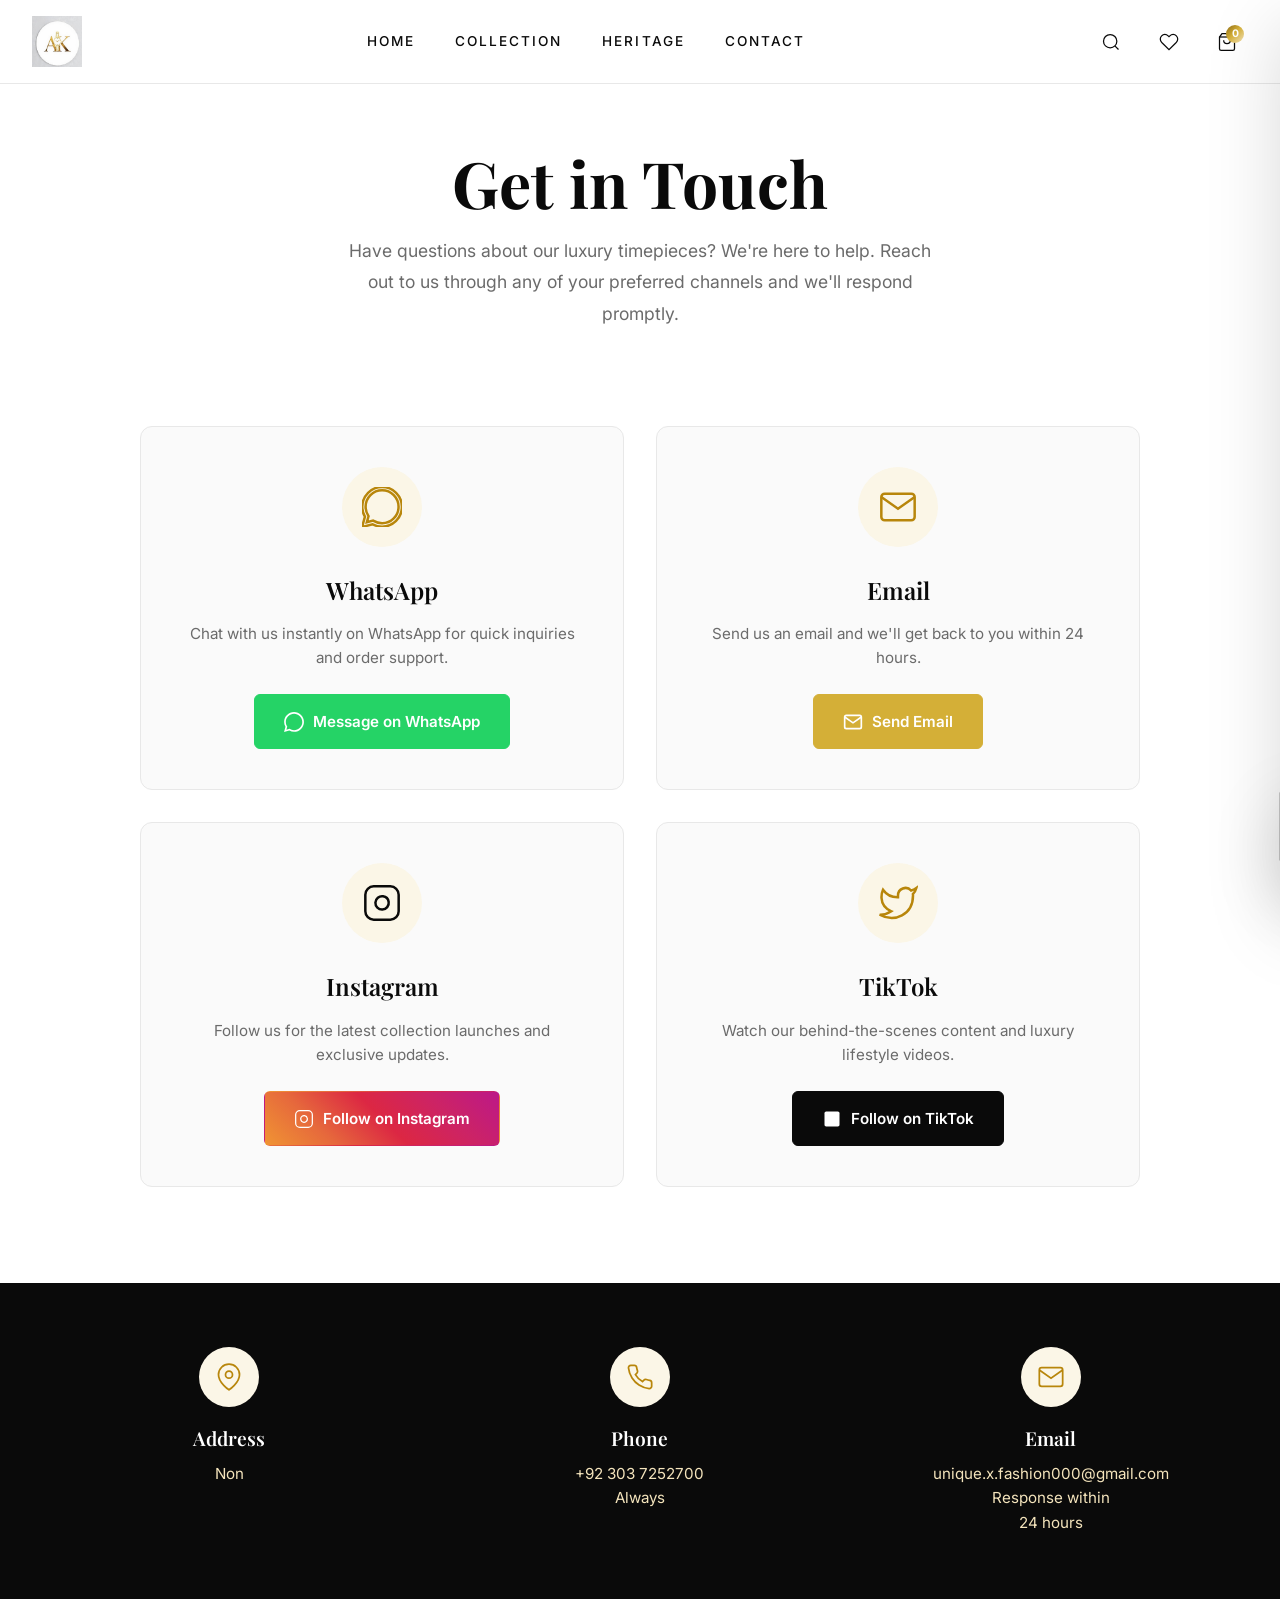
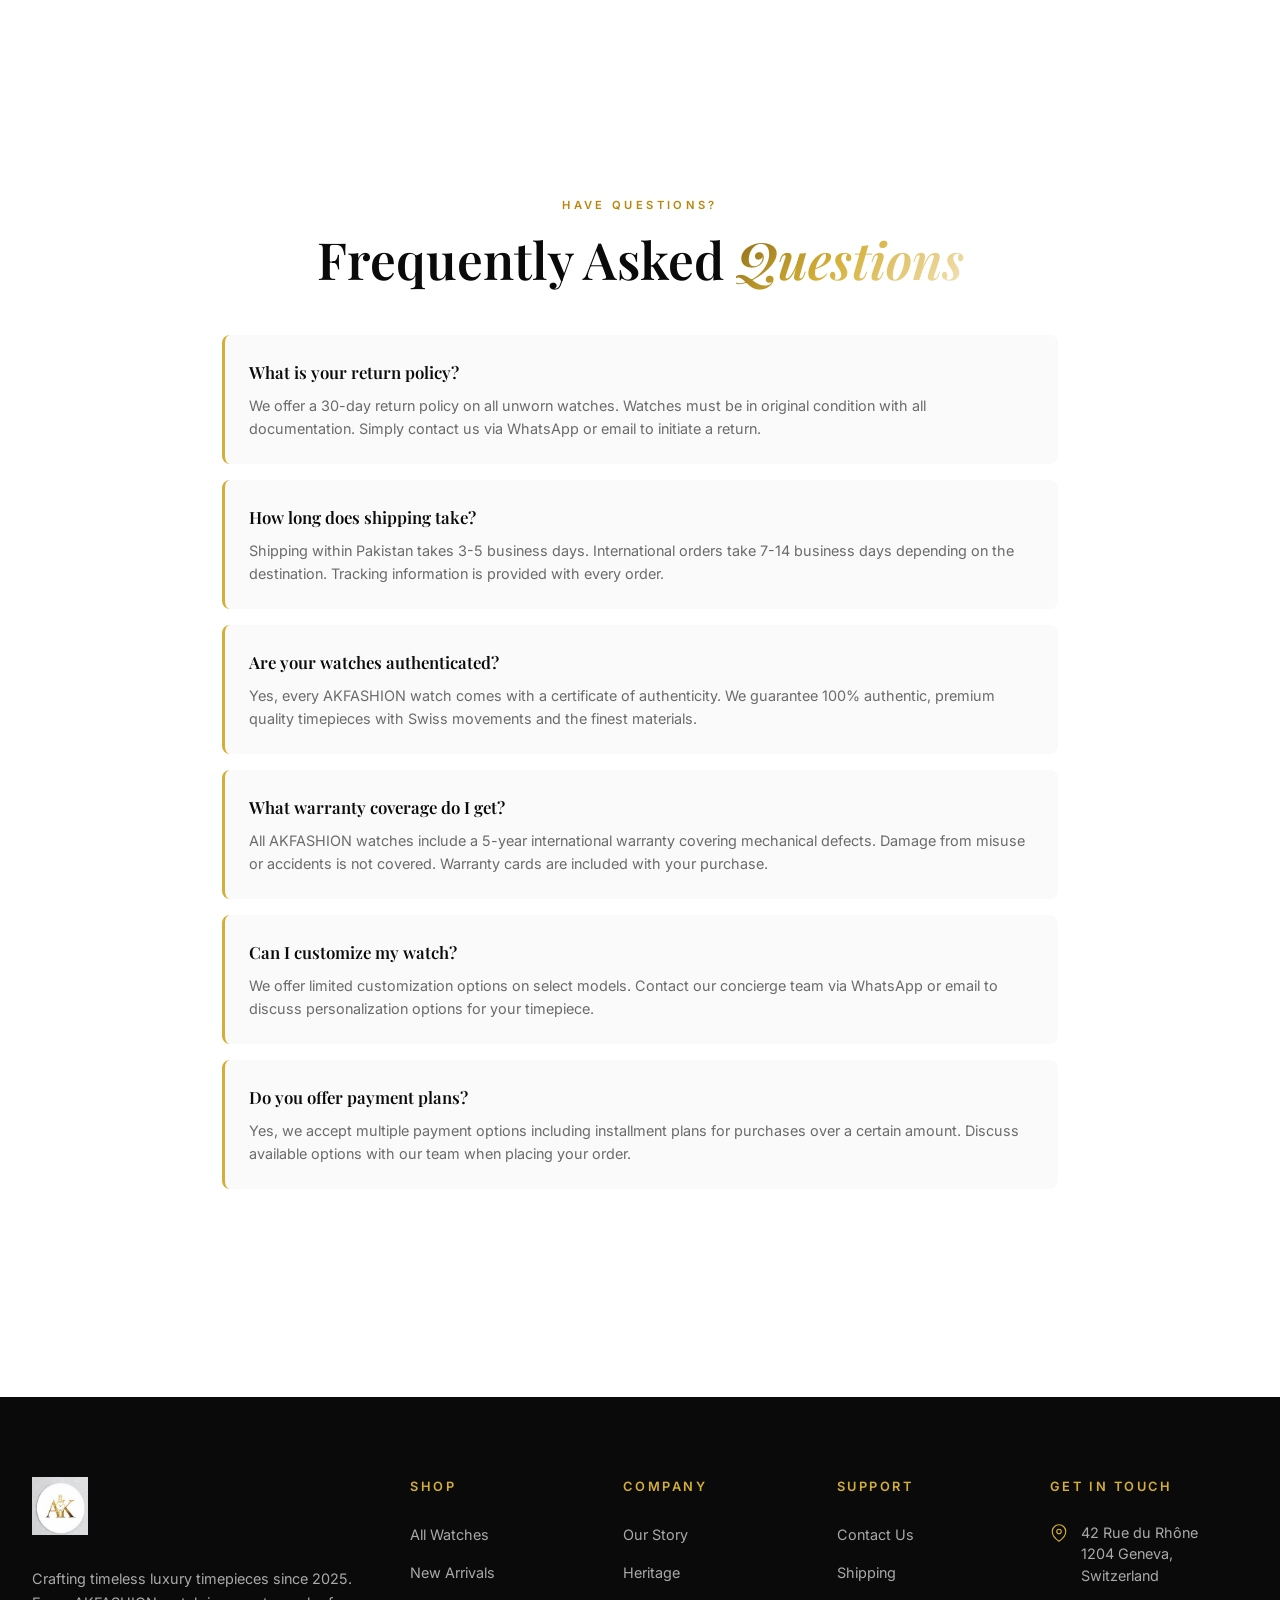
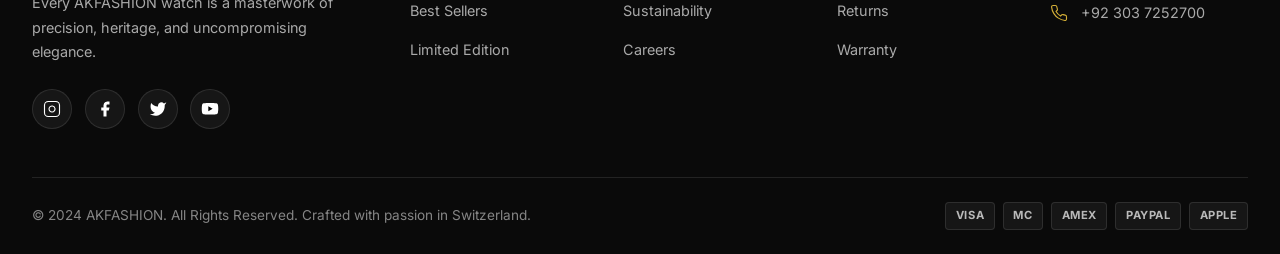
<file: contact.html>
<!DOCTYPE html>
<html lang="en">
<head>
<meta charset="UTF-8" />
<meta name="viewport" content="width=device-width, initial-scale=1.0, maximum-scale=5.0" />
<title>Contact AKFASHION — WhatsApp, Email & Social Support</title>
<meta name="description" content="Contact AKFASHION via WhatsApp, email, Instagram, or TikTok. Get quick answers on our luxury watches, orders, and returns from our support team." />
<meta name="keywords" content="contact AKFASHION, luxury watch support, WhatsApp watch order Pakistan" id="metaKeywords" />
<meta name="robots" content="index, follow" />
<meta name="author" content="AKFASHION" />
<link rel="canonical" href="https://www.akfashion.com/contact.html" id="canonicalLink" />

<!-- Favicon -->
<link rel="icon" href="/favicon.ico" sizes="any" />
<link rel="icon" type="image/jpeg" href="images/favicon-1787523819941.jpg" id="faviconLink" />
<link rel="apple-touch-icon" href="images/favicon-1787523819941.jpg" />

<!-- Open Graph -->
<meta property="og:type" content="website" />
<meta property="og:site_name" content="AKFASHION" />
<meta property="og:title" content="Contact AKFASHION" id="ogTitle" />
<meta property="og:description" content="Reach AKFASHION via WhatsApp, email, Instagram, or TikTok for quick support on our luxury watch collection." id="ogDescription" />
<meta property="og:url" content="https://www.akfashion.com/contact.html" id="ogUrl" />
<meta property="og:image" content="https://www.akfashion.com/images/logo-1787523819941.jpg" id="ogImage" />

<!-- Twitter -->
<meta name="twitter:card" content="summary_large_image" />
<meta name="twitter:title" content="Contact AKFASHION" id="twitterTitle" />
<meta name="twitter:description" content="Reach AKFASHION via WhatsApp, email, Instagram, or TikTok for quick support on our luxury watch collection." id="twitterDescription" />
<meta name="twitter:image" content="https://www.akfashion.com/images/logo-1787523819941.jpg" id="twitterImage" />

<meta name="theme-color" content="#0a0a0a" />

<link rel="preconnect" href="https://fonts.googleapis.com">
<link rel="preconnect" href="https://fonts.gstatic.com" crossorigin>
<link href="https://fonts.googleapis.com/css2?family=Playfair+Display:wght@400;500;600;700;800;900&family=Inter:wght@300;400;500;600;700&family=Cormorant+Garamond:wght@300;400;500;600;700&display=swap" rel="stylesheet">
<link rel="stylesheet" href="css/style.css">

<script type="application/ld+json">
{
  "@context": "https://schema.org",
  "@type": "ContactPage",
  "name": "Contact AKFASHION",
  "url": "https://www.akfashion.com/contact.html",
  "about": {
    "@type": "Organization",
    "name": "AKFASHION",
    "url": "https://www.akfashion.com/"
  }
}
</script>
<style>
.contact-page-wrap{padding:4rem 2rem 0;}
.contact-hero{
  text-align:center;margin-bottom:6rem;
}
.contact-hero h1{
  font-family:var(--serif);font-size:clamp(2.5rem,5vw,4rem);
  font-weight:700;line-height:1.1;margin-bottom:1rem;color:var(--black);
}
.contact-hero p{
  font-size:1.1rem;color:var(--gray);max-width:600px;margin:0 auto 1rem;line-height:1.8;
}

.contact-methods{
  display:grid;grid-template-columns:repeat(2,1fr);gap:2rem;
  max-width:1000px;margin:0 auto 6rem;
}

.contact-card{
  background:var(--off-white);border-radius:12px;padding:2.5rem;
  text-align:center;transition:all 0.3s var(--transition);
  border:1px solid var(--light-gray);
}
.contact-card:hover{
  transform:translateY(-8px);box-shadow:var(--shadow);
  border-color:var(--gold);
}

.contact-card-icon{
  width:80px;height:80px;border-radius:50%;background:var(--gold-pale);
  display:flex;align-items:center;justify-content:center;margin:0 auto 1.5rem;
}
.contact-card-icon svg{
  width:40px;height:40px;stroke:var(--gold-dark);fill:none;stroke-width:1.5;
}

.contact-card h3{
  font-family:var(--serif);font-size:1.5rem;font-weight:600;
  margin-bottom:0.8rem;color:var(--black);
}

.contact-card p{
  color:var(--gray);margin-bottom:1.5rem;line-height:1.6;font-size:0.95rem;
}

.contact-card-btn{
  display:inline-flex;align-items:center;justify-content:center;gap:0.6rem;
  padding:0.9rem 1.8rem;border-radius:6px;font-weight:600;
  font-size:0.95rem;transition:all 0.3s;text-decoration:none;
  border:1.5px solid;cursor:pointer;
}

.whatsapp-btn{
  background:#25D366;color:white;border-color:#25D366;
}
.whatsapp-btn:hover{background:#1DA851;border-color:#1DA851;}

.email-btn{
  background:var(--gold);color:white;border-color:var(--gold);
}
.email-btn:hover{background:var(--gold-dark);border-color:var(--gold-dark);}

.instagram-btn{
  background:linear-gradient(45deg,#f09433 0%,#e6683c 25%,#dc2743 50%,#cc2366 75%,#bc1888 100%);
  color:white;border-color:transparent;
}
.instagram-btn:hover{opacity:0.9;}

.tiktok-btn{
  background:var(--black);color:white;border-color:var(--black);
}
.tiktok-btn:hover{background:var(--charcoal);border-color:var(--charcoal);}

.contact-card-btn svg{
  width:20px;height:20px;
}

.contact-info-section{
  background:var(--black);color:var(--white);padding:4rem 2rem;margin:0 -2rem 6rem;
}

.info-grid{
  display:grid;grid-template-columns:repeat(3,1fr);gap:2rem;
  max-width:1200px;margin:0 auto;
}

.info-item{text-align:center;}
.info-item-icon{
  width:60px;height:60px;border-radius:50%;background:var(--gold-pale);
  display:flex;align-items:center;justify-content:center;margin:0 auto 1rem;
}
.info-item-icon svg{
  width:28px;height:28px;stroke:var(--gold-dark);fill:none;stroke-width:1.5;
}

.info-item h4{
  font-family:var(--serif);font-size:1.2rem;font-weight:600;margin-bottom:0.5rem;
}
.info-item p{
  font-size:0.95rem;color:var(--gold-light);line-height:1.6;
}

.faq-section{
  max-width:900px;margin:0 auto 6rem;
}
.faq-section .section-head{margin-bottom:3rem;}

.faq-item{
  background:var(--off-white);border-radius:8px;padding:1.5rem;
  margin-bottom:1rem;border-left:3px solid var(--gold);
}
.faq-item h4{
  font-family:var(--serif);font-size:1.05rem;font-weight:600;
  margin-bottom:0.5rem;color:var(--black);
}
.faq-item p{
  font-size:0.9rem;color:var(--gray);line-height:1.6;
}

@media(max-width:768px){
  .contact-methods{grid-template-columns:1fr;}
  .info-grid{grid-template-columns:1fr;}
  .contact-page-wrap{padding:2rem 1rem 0;}
  .contact-hero h1{font-size:2rem;}
  .contact-hero p{font-size:1rem;}
}
</style>
</head>
<body>

<div id="loader">
  <div class="loader-logo">AKFASHION</div>
  <div class="loader-bar"></div>
</div>

<header class="header" id="header">
  <div class="header-inner">
    <a href="index.html" class="logo">AKFASHION</a>
    <nav class="nav">
      <a href="index.html#home">Home</a>
      <a href="index.html#catalog">Collection</a>
      <a href="index.html#about">Heritage</a>
      <a href="contact.html">Contact</a>
    </nav>
    <div class="header-actions">
      <button class="icon-btn" onclick="toggleSearch()" aria-label="Search">
        <svg viewBox="0 0 24 24"><circle cx="11" cy="11" r="8"/><line x1="21" y1="21" x2="16.65" y2="16.65"/></svg>
      </button>
      <button class="icon-btn" aria-label="Wishlist">
        <svg viewBox="0 0 24 24"><path d="M20.84 4.61a5.5 5.5 0 0 0-7.78 0L12 5.67l-1.06-1.06a5.5 5.5 0 0 0-7.78 7.78l1.06 1.06L12 21.23l7.78-7.78 1.06-1.06a5.5 5.5 0 0 0 0-7.78z"/></svg>
      </button>
      <button class="icon-btn" onclick="toggleCart()" aria-label="Cart">
        <svg viewBox="0 0 24 24"><path d="M6 2L3 6v14a2 2 0 0 0 2 2h14a2 2 0 0 0 2-2V6l-3-4z"/><line x1="3" y1="6" x2="21" y2="6"/><path d="M16 10a4 4 0 0 1-8 0"/></svg>
        <span class="cart-count" id="cartCount">0</span>
      </button>
      <button class="icon-btn menu-toggle" onclick="toggleMobileMenu()" aria-label="Menu">
        <svg viewBox="0 0 24 24"><line x1="3" y1="6" x2="21" y2="6"/><line x1="3" y1="12" x2="21" y2="12"/><line x1="3" y1="18" x2="21" y2="18"/></svg>
      </button>
    </div>
  </div>
</header>

<div class="search-overlay" id="searchOverlay" onclick="closeSearchOverlay(event)">
  <div class="search-container">
    <div class="search-wrap">
      <svg viewBox="0 0 24 24"><circle cx="11" cy="11" r="8"/><line x1="21" y1="21" x2="16.65" y2="16.65"/></svg>
      <input type="text" class="search-input" id="searchInput" placeholder="Search for watches, collections, brands..." oninput="handleSearch(this.value)" />
      <button class="search-close" onclick="toggleSearch()">✕</button>
    </div>
  </div>
</div>

<div class="mobile-menu" id="mobileMenu">
  <div class="mobile-menu-header">
    <span class="logo">AKFASHION</span>
    <button class="mobile-menu-close" onclick="toggleMobileMenu()">
      <svg viewBox="0 0 24 24"><line x1="18" y1="6" x2="6" y2="18"/><line x1="6" y1="6" x2="18" y2="18"/></svg>
    </button>
  </div>
  <nav class="mobile-nav">
    <a href="index.html#home">Home</a>
    <a href="index.html#catalog">Collection</a>
    <a href="index.html#about">Heritage</a>
    <a href="contact.html">Contact</a>
  </nav>
</div>

<div class="contact-page-wrap">
  <div class="contact-hero">
    <h1>Get in Touch</h1>
    <p>Have questions about our luxury timepieces? We're here to help. Reach out to us through any of your preferred channels and we'll respond promptly.</p>
  </div>

  <div class="contact-methods">
    <div class="contact-card">
      <div class="contact-card-icon">
        <svg viewBox="0 0 24 24"><path d="M.057 24l1.687-6.163c-1.041-1.804-1.588-3.849-1.587-5.946.003-6.556 5.338-11.891 11.893-11.891 3.181.001 6.167 1.24 8.413 3.488 2.245 2.248 3.481 5.236 3.48 8.414-.003 6.557-5.338 11.892-11.893 11.892-1.99-.001-3.951-.5-5.688-1.448l-6.305 1.654zm6.597-3.807c1.676.995 3.276 1.591 5.392 1.592 5.448 0 9.886-4.434 9.889-9.885.002-5.462-4.415-9.89-9.881-9.892-5.452 0-9.887 4.434-9.889 9.884-.001 2.225.651 3.891 1.746 5.634l-.999 3.648 3.742-.981z"/></svg>
      </div>
      <h3>WhatsApp</h3>
      <p>Chat with us instantly on WhatsApp for quick inquiries and order support.</p>
      <a href="https://wa.me/1234567890?text=Hello%20AKFASHION%2C%20I%20have%20a%20question%20about%20your%20watches" class="contact-card-btn whatsapp-btn js-whatsapp-link" target="_blank">
        <svg viewBox="0 0 24 24" fill="currentColor"><path d="M.057 24l1.687-6.163c-1.041-1.804-1.588-3.849-1.587-5.946.003-6.556 5.338-11.891 11.893-11.891 3.181.001 6.167 1.24 8.413 3.488 2.245 2.248 3.481 5.236 3.48 8.414-.003 6.557-5.338 11.892-11.893 11.892-1.99-.001-3.951-.5-5.688-1.448l-6.305 1.654zm6.597-3.807c1.676.995 3.276 1.591 5.392 1.592 5.448 0 9.886-4.434 9.889-9.885.002-5.462-4.415-9.89-9.881-9.892-5.452 0-9.887 4.434-9.889 9.884-.001 2.225.651 3.891 1.746 5.634l-.999 3.648 3.742-.981z"/></svg>
        Message on WhatsApp
      </a>
    </div>

    <div class="contact-card">
      <div class="contact-card-icon">
        <svg viewBox="0 0 24 24"><path d="M4 4h16c1.1 0 2 .9 2 2v12c0 1.1-.9 2-2 2H4c-1.1 0-2-.9-2-2V6c0-1.1.9-2 2-2z"/><polyline points="22,6 12,13 2,6"/></svg>
      </div>
      <h3>Email</h3>
      <p>Send us an email and we'll get back to you within 24 hours.</p>
      <a href="mailto:concierge@akfashion.com" class="contact-card-btn email-btn">
        <svg viewBox="0 0 24 24" fill="none" stroke="currentColor" stroke-width="2"><path d="M4 4h16c1.1 0 2 .9 2 2v12c0 1.1-.9 2-2 2H4c-1.1 0-2-.9-2-2V6c0-1.1.9-2 2-2z"/><polyline points="22,6 12,13 2,6"/></svg>
        Send Email
      </a>
    </div>

    <div class="contact-card">
      <div class="contact-card-icon">
        <svg viewBox="0 0 24 24"><rect x="2" y="2" width="20" height="20" rx="5" ry="5" fill="none" stroke="currentColor" stroke-width="1.5"/><path d="M16 11.37A4 4 0 1 1 12.63 8 4 4 0 0 1 16 11.37z" fill="none" stroke="currentColor" stroke-width="1.5"/><line x1="17.5" y1="6.5" x2="17.51" y2="6.5" stroke="currentColor" stroke-width="1.5"/></svg>
      </div>
      <h3>Instagram</h3>
      <p>Follow us for the latest collection launches and exclusive updates.</p>
      <a href="https://instagram.com/akfashion" class="contact-card-btn instagram-btn js-social-instagram" target="_blank">
        <svg viewBox="0 0 24 24" fill="currentColor"><rect x="2" y="2" width="20" height="20" rx="5" ry="5" fill="none" stroke="white" stroke-width="1.5"/><path d="M16 11.37A4 4 0 1 1 12.63 8 4 4 0 0 1 16 11.37z" fill="none" stroke="white" stroke-width="1.5"/><line x1="17.5" y1="6.5" x2="17.51" y2="6.5" stroke="white" stroke-width="1.5"/></svg>
        Follow on Instagram
      </a>
    </div>

    <div class="contact-card">
      <div class="contact-card-icon">
        <svg viewBox="0 0 24 24"><path d="M23 3a10.9 10.9 0 01-3.14 1.53 4.48 4.48 0 00-7.86 3v1A10.66 10.66 0 013 4s-4 9 5 13a11.64 11.64 0 01-7 2c9 5 20 0 20-11.5a4.5 4.5 0 00-.08-.83A7.72 7.72 0 0023 3z"/></svg>
      </div>
      <h3>TikTok</h3>
      <p>Watch our behind-the-scenes content and luxury lifestyle videos.</p>
      <a href="https://tiktok.com/@akfashion" class="contact-card-btn tiktok-btn js-social-tiktok" target="_blank">
        <svg viewBox="0 0 24 24" fill="currentColor"><path d="M19 3H5c-1.1 0-2 .9-2 2v14c0 1.1.9 2 2 2h14c1.1 0 2-.9 2-2V5c0-1.1-.9-2-2-2z"/></svg>
        Follow on TikTok
      </a>
    </div>
  </div>
</div>

<div class="contact-info-section">
  <div class="info-grid">
    <div class="info-item">
      <div class="info-item-icon">
        <svg viewBox="0 0 24 24"><path d="M21 10c0 7-9 13-9 13s-9-6-9-13a9 9 0 0 1 18 0z"/><circle cx="12" cy="10" r="3"/></svg>
      </div>
      <h4>Address</h4>
      <p class="js-contact-address-block">LAHORE</p>
    </div>
    <div class="info-item">
      <div class="info-item-icon">
        <svg viewBox="0 0 24 24"><path d="M22 16.92v3a2 2 0 0 1-2.18 2 19.79 19.79 0 0 1-8.63-3.07 19.5 19.5 0 0 1-6-6 19.79 19.79 0 0 1-3.07-8.67A2 2 0 0 1 4.11 2h3a2 2 0 0 1 2 1.72 12.84 12.84 0 0 0 .7 2.81 2 2 0 0 1-.45 2.11L8.09 9.91a16 16 0 0 0 6 6l1.27-1.27a2 2 0 0 1 2.11-.45 12.84 12.84 0 0 0 2.81.7A2 2 0 0 1 22 16.92z"/></svg>
      </div>
      <h4>Phone</h4>
      <p><span class="js-contact-phone">+41 22 555 0100</span><br/><span class="js-contact-phone-hours">Available 9am-6pm CET, Monday-Friday</span></p>
    </div>
    <div class="info-item">
      <div class="info-item-icon">
        <svg viewBox="0 0 24 24"><path d="M4 4h16c1.1 0 2 .9 2 2v12c0 1.1-.9 2-2 2H4c-1.1 0-2-.9-2-2V6c0-1.1.9-2 2-2z"/><polyline points="22,6 12,13 2,6"/></svg>
      </div>
      <h4>Email</h4>
      <p><span class="js-contact-email">unique.x.fashion000@gmail.com</span><br/>Response within<br/>24 hours</p>
    </div>
  </div>
</div>

<section class="faq-section">
  <div class="section-head reveal">
    <span class="section-eyebrow">Have Questions?</span>
    <h2 class="section-title">Frequently Asked <span class="gold">Questions</span></h2>
  </div>
  <div class="faq-item">
    <h4>What is your return policy?</h4>
    <p>We offer a 30-day return policy on all unworn watches. Watches must be in original condition with all documentation. Simply contact us via WhatsApp or email to initiate a return.</p>
  </div>
  <div class="faq-item">
    <h4>How long does shipping take?</h4>
    <p>Shipping within Pakistan takes 3-5 business days. International orders take 7-14 business days depending on the destination. Tracking information is provided with every order.</p>
  </div>
  <div class="faq-item">
    <h4>Are your watches authenticated?</h4>
    <p>Yes, every AKFASHION watch comes with a certificate of authenticity. We guarantee 100% authentic, premium quality timepieces with Swiss movements and the finest materials.</p>
  </div>
  <div class="faq-item">
    <h4>What warranty coverage do I get?</h4>
    <p>All AKFASHION watches include a 5-year international warranty covering mechanical defects. Damage from misuse or accidents is not covered. Warranty cards are included with your purchase.</p>
  </div>
  <div class="faq-item">
    <h4>Can I customize my watch?</h4>
    <p>We offer limited customization options on select models. Contact our concierge team via WhatsApp or email to discuss personalization options for your timepiece.</p>
  </div>
  <div class="faq-item">
    <h4>Do you offer payment plans?</h4>
    <p>Yes, we accept multiple payment options including installment plans for purchases over a certain amount. Discuss available options with our team when placing your order.</p>
  </div>
</section>

<footer class="footer">
  <div class="footer-inner">
    <div class="footer-grid">
      <div class="footer-col">
        <span class="footer-logo">AKFASHION</span>
        <p class="footer-about">Crafting timeless luxury timepieces since 2025. Every AKFASHION watch is a masterwork of precision, heritage, and uncompromising elegance.</p>
        <div class="social-links">
          <a class="social-link js-social-instagram" href="https://instagram.com/akfashion" aria-label="Instagram"><svg viewBox="0 0 24 24"><rect x="2" y="2" width="20" height="20" rx="5" ry="5" fill="none" stroke="white" stroke-width="1.5"/><path d="M16 11.37A4 4 0 1 1 12.63 8 4 4 0 0 1 16 11.37z" fill="none" stroke="white" stroke-width="1.5"/><line x1="17.5" y1="6.5" x2="17.51" y2="6.5" stroke="white" stroke-width="1.5"/></svg></a>
          <a class="social-link js-social-facebook" href="#" aria-label="Facebook"><svg viewBox="0 0 24 24"><path d="M18 2h-3a5.5 5.5 0 0 0-5 5v3H7v4h3v8h4v-8h3l1-4h-4V7a1 1 0 0 1 1-1h3z"/></svg></a>
          <a class="social-link js-social-tiktok" href="https://tiktok.com/@akfashion" aria-label="Twitter"><svg viewBox="0 0 24 24"><path d="M23 3a10.9 10.9 0 0 1-3.14 1.53 4.48 4.48 0 0 0-7.86 3v1A10.66 10.66 0 0 1 3 4s-4 9 5 13a11.64 11.64 0 0 1-7 2c9 5 20 0 20-11.5a4.5 4.5 0 0 0-.08-.83A7.72 7.72 0 0 0 23 3z"/></svg></a>
          <a class="social-link js-social-youtube" href="#" aria-label="YouTube"><svg viewBox="0 0 24 24"><path d="M22.54 6.42a2.78 2.78 0 0 0-1.94-2C18.88 4 12 4 12 4s-6.88 0-8.6.46a2.78 2.78 0 0 0-1.94 2A29 29 0 0 0 1 11.75a29 29 0 0 0 .46 5.33A2.78 2.78 0 0 0 3.4 19c1.72.46 8.6.46 8.6.46s6.88 0 8.6-.46a2.78 2.78 0 0 0 1.94-2 29 29 0 0 0 .46-5.25 29 29 0 0 0-.46-5.33z"/><polygon points="9.75 15.02 15.5 11.75 9.75 8.48 9.75 15.02" fill="black"/></svg></a>
        </div>
      </div>
      <div class="footer-col">
        <h4>Shop</h4>
        <ul>
          <li><a href="index.html#catalog">All Watches</a></li>
          <li><a href="index.html#catalog">New Arrivals</a></li>
          <li><a href="index.html#catalog">Best Sellers</a></li>
          <li><a href="index.html#catalog">Limited Edition</a></li>
        </ul>
      </div>
      <div class="footer-col">
        <h4>Company</h4>
        <ul>
          <li><a href="index.html#about">Our Story</a></li>
          <li><a href="index.html#about">Heritage</a></li>
          <li><a href="index.html">Sustainability</a></li>
          <li><a href="index.html">Careers</a></li>
        </ul>
      </div>
      <div class="footer-col">
        <h4>Support</h4>
        <ul>
          <li><a href="contact.html">Contact Us</a></li>
          <li><a href="index.html">Shipping</a></li>
          <li><a href="index.html">Returns</a></li>
          <li><a href="index.html">Warranty</a></li>
        </ul>
      </div>
      <div class="footer-col">
        <h4>Get In Touch</h4>
        <div class="contact-item">
          <svg viewBox="0 0 24 24"><path d="M21 10c0 7-9 13-9 13s-9-6-9-13a9 9 0 0 1 18 0z"/><circle cx="12" cy="10" r="3"/></svg>
          <span>42 Rue du Rhône<br/>1204 Geneva, Switzerland</span>
        </div>
        <div class="contact-item">
          <svg viewBox="0 0 24 24"><path d="M22 16.92v3a2 2 0 0 1-2.18 2 19.79 19.79 0 0 1-8.63-3.07 19.5 19.5 0 0 1-6-6 19.79 19.79 0 0 1-3.07-8.67A2 2 0 0 1 4.11 2h3a2 2 0 0 1 2 1.72 12.84 12.84 0 0 0 .7 2.81 2 2 0 0 1-.45 2.11L8.09 9.91a16 16 0 0 0 6 6l1.27-1.27a2 2 0 0 1 2.11-.45 12.84 12.84 0 0 0 2.81.7A2 2 0 0 1 22 16.92z"/></svg>
          <span>+92 303 7252700</span>
        </div>
      </div>
    </div>
    <div class="footer-bottom">
      <p>© 2024 AKFASHION. All Rights Reserved. Crafted with passion in Switzerland.</p>
      <div class="payment-methods">
        <span class="payment-icon">VISA</span>
        <span class="payment-icon">MC</span>
        <span class="payment-icon">AMEX</span>
        <span class="payment-icon">PAYPAL</span>
        <span class="payment-icon">APPLE</span>
      </div>
    </div>
  </div>
</footer>

<div class="cart-overlay" id="cartOverlay" onclick="toggleCart()"></div>
<aside class="cart-drawer" id="cartDrawer">
  <div class="cart-header">
    <div class="cart-title">Shopping Cart <span class="count" id="cartDrawerCount">0</span></div>
    <button class="cart-close" onclick="toggleCart()">
      <svg viewBox="0 0 24 24"><line x1="18" y1="6" x2="6" y2="18"/><line x1="6" y1="6" x2="18" y2="18"/></svg>
    </button>
  </div>
  <div class="cart-body" id="cartBody"></div>
  <div class="cart-footer" id="cartFooter"></div>
</aside>

<div class="toast" id="toast">
  <div class="toast-icon">
    <svg viewBox="0 0 24 24"><polyline points="20 6 9 17 4 12"/></svg>
  </div>
  <div class="toast-text">
    <strong id="toastTitle">Message Sent</strong>
    <span id="toastMessage">Thank you for contacting us</span>
  </div>
</div>

<script src="js/products.js"></script>
<script src="js/config.js"></script>
<script src="js/settings.js"></script>
<script src="js/script.js"></script>
</body>
</html>
</file>
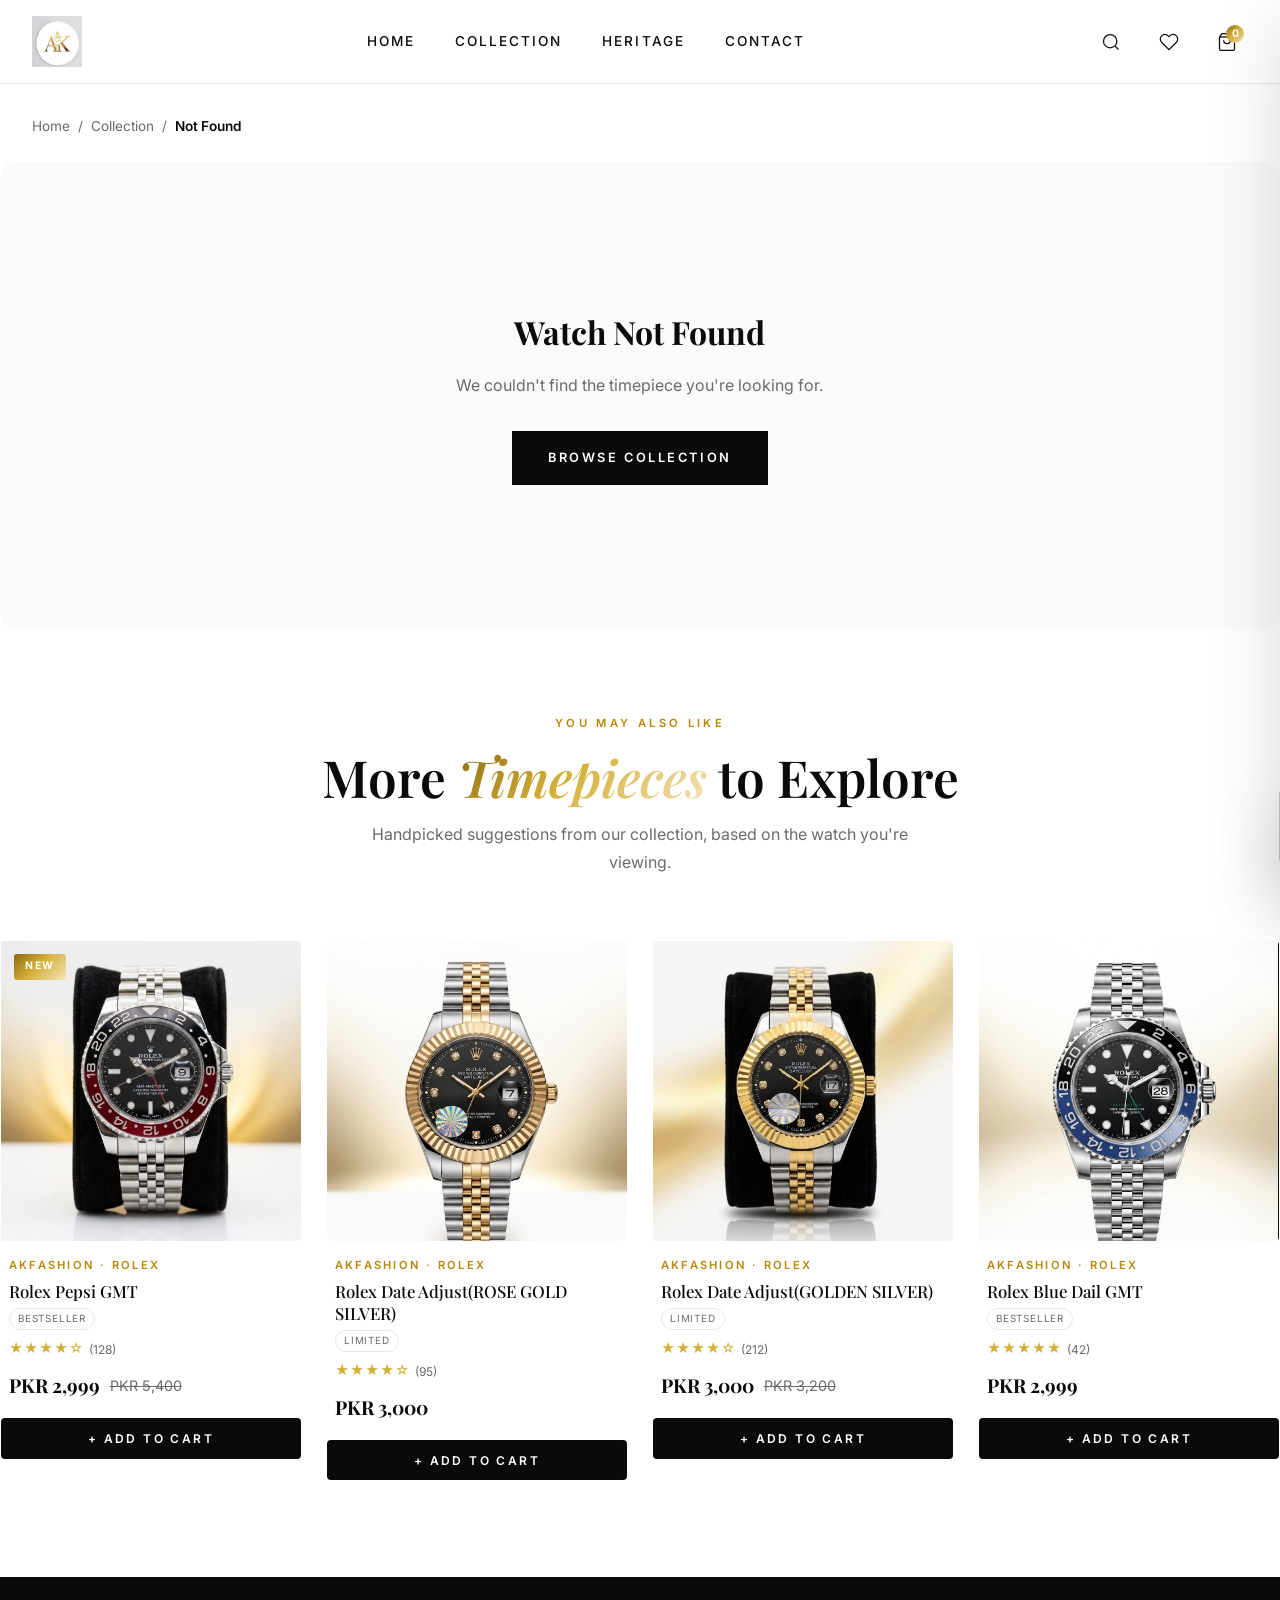
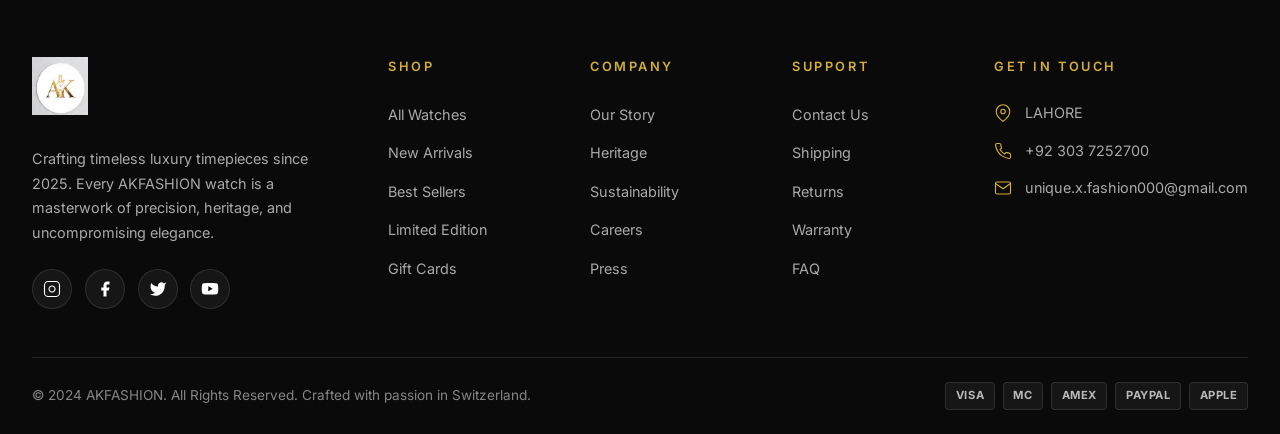
<file: product.html>
<!DOCTYPE html>
<html lang="en">
<head>
<meta charset="UTF-8" />
<meta name="viewport" content="width=device-width, initial-scale=1.0, maximum-scale=5.0" />
<title id="pageTitle">AKFASHION — Product Details | Premium Luxury Timepieces</title>
<meta name="description" id="metaDescription" content="View full details of our exclusive handcrafted luxury watches at AKFASHION — Rolex, Patek Philippe, Cartier & Hublot styles." />
<meta name="keywords" content="luxury watches, replica watches Pakistan, Rolex replica, Patek Philippe replica, Cartier replica, AKFASHION" id="metaKeywords" />
<meta name="robots" content="index, follow" id="metaRobots" />
<meta name="author" content="AKFASHION" />
<link rel="canonical" href="https://www.akfashion.com/product.html" id="canonicalLink" />

<!-- Favicon -->
<link rel="icon" href="/favicon.ico" sizes="any" />
<link rel="icon" type="image/jpeg" href="images/favicon-1787523819941.jpg" id="faviconLink" />
<link rel="apple-touch-icon" href="images/favicon-1787523819941.jpg" />

<!-- Open Graph -->
<meta property="og:type" content="product" />
<meta property="og:site_name" content="AKFASHION" />
<meta property="og:title" content="AKFASHION — Product Details" id="ogTitle" />
<meta property="og:description" content="View full details of our exclusive handcrafted luxury watches at AKFASHION." id="ogDescription" />
<meta property="og:url" content="https://www.akfashion.com/product.html" id="ogUrl" />
<meta property="og:image" content="https://www.akfashion.com/images/logo-1787523819941.jpg" id="ogImage" />

<!-- Twitter -->
<meta name="twitter:card" content="summary_large_image" />
<meta name="twitter:title" content="AKFASHION — Product Details" id="twitterTitle" />
<meta name="twitter:description" content="View full details of our exclusive handcrafted luxury watches at AKFASHION." id="twitterDescription" />
<meta name="twitter:image" content="https://www.akfashion.com/images/logo-1787523819941.jpg" id="twitterImage" />

<meta name="theme-color" content="#0a0a0a" />

<link rel="preconnect" href="https://fonts.googleapis.com">
<link rel="preconnect" href="https://fonts.gstatic.com" crossorigin>
<link href="https://fonts.googleapis.com/css2?family=Playfair+Display:wght@400;500;600;700;800;900&family=Inter:wght@300;400;500;600;700&family=Cormorant+Garamond:wght@300;400;500;600;700&display=swap" rel="stylesheet">
<link rel="stylesheet" href="css/style.css">
<link rel="stylesheet" href="css/product.css">
<script type="application/ld+json" id="productJsonLd">{}</script>
</head>
<body>

<div id="loader">
  <div class="loader-logo">AKFASHION</div>
  <div class="loader-bar"></div>
</div>

<header class="header" id="header">
  <div class="header-inner">
    <a href="index.html" class="logo">AKFASHION</a>
    <nav class="nav">
      <a href="index.html#home">Home</a>
      <a href="index.html#catalog">Collection</a>
      <a href="index.html#about">Heritage</a>
      <a href="index.html#contact">Contact</a>
    </nav>
    <div class="header-actions">
      <button class="icon-btn" onclick="toggleSearch()" aria-label="Search">
        <svg viewBox="0 0 24 24"><circle cx="11" cy="11" r="8"/><line x1="21" y1="21" x2="16.65" y2="16.65"/></svg>
      </button>
      <button class="icon-btn" aria-label="Wishlist">
        <svg viewBox="0 0 24 24"><path d="M20.84 4.61a5.5 5.5 0 0 0-7.78 0L12 5.67l-1.06-1.06a5.5 5.5 0 0 0-7.78 7.78l1.06 1.06L12 21.23l7.78-7.78 1.06-1.06a5.5 5.5 0 0 0 0-7.78z"/></svg>
      </button>
      <button class="icon-btn" onclick="toggleCart()" aria-label="Cart">
        <svg viewBox="0 0 24 24"><path d="M6 2L3 6v14a2 2 0 0 0 2 2h14a2 2 0 0 0 2-2V6l-3-4z"/><line x1="3" y1="6" x2="21" y2="6"/><path d="M16 10a4 4 0 0 1-8 0"/></svg>
        <span class="cart-count" id="cartCount">0</span>
      </button>
      <button class="icon-btn menu-toggle" onclick="toggleMobileMenu()" aria-label="Menu">
        <svg viewBox="0 0 24 24"><line x1="3" y1="6" x2="21" y2="6"/><line x1="3" y1="12" x2="21" y2="12"/><line x1="3" y1="18" x2="21" y2="18"/></svg>
      </button>
    </div>
  </div>
</header>

<div class="search-overlay" id="searchOverlay" onclick="closeSearchOverlay(event)">
  <div class="search-container">
    <div class="search-wrap">
      <svg viewBox="0 0 24 24"><circle cx="11" cy="11" r="8"/><line x1="21" y1="21" x2="16.65" y2="16.65"/></svg>
      <input type="text" class="search-input" id="searchInput" placeholder="Search for watches, collections, brands..." oninput="handleSearch(this.value)" />
      <button class="search-close" onclick="toggleSearch()">✕</button>
    </div>
    <div class="search-suggestions">
      <span onclick="location.href='index.html#catalog'">Chronograph</span>
      <span onclick="location.href='index.html#catalog'">Automatic</span>
      <span onclick="location.href='index.html#catalog'">Diving</span>
      <span onclick="location.href='index.html#catalog'">Skeleton</span>
      <span onclick="location.href='index.html#catalog'">GMT</span>
      <span onclick="location.href='index.html#catalog'">Limited Edition</span>
    </div>
  </div>
</div>

<div class="mobile-menu" id="mobileMenu">
  <div class="mobile-menu-header">
    <span class="logo">AKFASHION</span>
    <button class="mobile-menu-close" onclick="toggleMobileMenu()">
      <svg viewBox="0 0 24 24"><line x1="18" y1="6" x2="6" y2="18"/><line x1="6" y1="6" x2="18" y2="18"/></svg>
    </button>
  </div>
  <nav class="mobile-nav">
    <a href="index.html#home">Home</a>
    <a href="index.html#catalog">Collection</a>
    <a href="index.html#about">Heritage</a>
    <a href="index.html#contact">Contact</a>
  </nav>
  <div class="mobile-menu-footer">
    <p style="color:var(--gray);font-size:0.85rem;">Follow Us</p>
    <div class="mobile-menu-social">
      <a class="social-link" href="#" aria-label="Instagram"><svg viewBox="0 0 24 24"><rect x="2" y="2" width="20" height="20" rx="5" ry="5" fill="none" stroke="white" stroke-width="1.5"/><path d="M16 11.37A4 4 0 1 1 12.63 8 4 4 0 0 1 16 11.37z" fill="none" stroke="white" stroke-width="1.5"/><line x1="17.5" y1="6.5" x2="17.51" y2="6.5" stroke="white" stroke-width="1.5"/></svg></a>
      <a class="social-link" href="#" aria-label="Facebook"><svg viewBox="0 0 24 24"><path d="M18 2h-3a5.5 5.5 0 0 0-5 5v3H7v4h3v8h4v-8h3l1-4h-4V7a1 1 0 0 1 1-1h3z"/></svg></a>
      <a class="social-link" href="#" aria-label="Twitter"><svg viewBox="0 0 24 24"><path d="M23 3a10.9 10.9 0 0 1-3.14 1.53 4.48 4.48 0 0 0-7.86 3v1A10.66 10.66 0 0 1 3 4s-4 9 5 13a11.64 11.64 0 0 1-7 2c9 5 20 0 20-11.5a4.5 4.5 0 0 0-.08-.83A7.72 7.72 0 0 0 23 3z"/></svg></a>
    </div>
  </div>
</div>

<div class="product-page-wrap">
  <div class="section-inner">
    <div class="breadcrumb" id="breadcrumb">
      <a href="index.html">Home</a> <span>/</span> <a href="index.html#catalog">Collection</a> <span>/</span> <span id="breadcrumbCurrent">Product</span>
    </div>
  </div>

  <section class="product-detail-section">
    <div class="section-inner">
      <div class="product-detail-grid" id="productDetail">
        <!-- populated by js/product.js -->
      </div>
    </div>
  </section>

  <section class="suggestions-section">
    <div class="section-inner">
      <div class="section-head reveal in">
        <span class="section-eyebrow">You May Also Like</span>
        <h2 class="section-title">More <span class="gold">Timepieces</span> to Explore</h2>
        <p class="section-desc">Handpicked suggestions from our collection, based on the watch you're viewing.</p>
      </div>
      <div class="products-grid" id="suggestionsGrid"></div>
    </div>
  </section>
</div>

<footer class="footer" id="contact">
  <div class="footer-inner">
    <div class="footer-grid">
      <div class="footer-col">
        <span class="footer-logo">AKFASHION</span>
        <p class="footer-about">Crafting timeless luxury timepieces since 2025. Every AKFASHION watch is a masterwork of precision, heritage, and uncompromising elegance.</p>
        <div class="social-links">
          <a class="social-link" href="#" aria-label="Instagram"><svg viewBox="0 0 24 24"><rect x="2" y="2" width="20" height="20" rx="5" ry="5" fill="none" stroke="white" stroke-width="1.5"/><path d="M16 11.37A4 4 0 1 1 12.63 8 4 4 0 0 1 16 11.37z" fill="none" stroke="white" stroke-width="1.5"/><line x1="17.5" y1="6.5" x2="17.51" y2="6.5" stroke="white" stroke-width="1.5"/></svg></a>
          <a class="social-link" href="#" aria-label="Facebook"><svg viewBox="0 0 24 24"><path d="M18 2h-3a5.5 5.5 0 0 0-5 5v3H7v4h3v8h4v-8h3l1-4h-4V7a1 1 0 0 1 1-1h3z"/></svg></a>
          <a class="social-link" href="#" aria-label="Twitter"><svg viewBox="0 0 24 24"><path d="M23 3a10.9 10.9 0 0 1-3.14 1.53 4.48 4.48 0 0 0-7.86 3v1A10.66 10.66 0 0 1 3 4s-4 9 5 13a11.64 11.64 0 0 1-7 2c9 5 20 0 20-11.5a4.5 4.5 0 0 0-.08-.83A7.72 7.72 0 0 0 23 3z"/></svg></a>
          <a class="social-link" href="#" aria-label="YouTube"><svg viewBox="0 0 24 24"><path d="M22.54 6.42a2.78 2.78 0 0 0-1.94-2C18.88 4 12 4 12 4s-6.88 0-8.6.46a2.78 2.78 0 0 0-1.94 2A29 29 0 0 0 1 11.75a29 29 0 0 0 .46 5.33A2.78 2.78 0 0 0 3.4 19c1.72.46 8.6.46 8.6.46s6.88 0 8.6-.46a2.78 2.78 0 0 0 1.94-2 29 29 0 0 0 .46-5.25 29 29 0 0 0-.46-5.33z"/><polygon points="9.75 15.02 15.5 11.75 9.75 8.48 9.75 15.02" fill="black"/></svg></a>
        </div>
      </div>
      <div class="footer-col">
        <h4>Shop</h4>
        <ul>
          <li><a href="index.html#catalog">All Watches</a></li>
          <li><a href="index.html#catalog">New Arrivals</a></li>
          <li><a href="index.html#catalog">Best Sellers</a></li>
          <li><a href="index.html#catalog">Limited Edition</a></li>
          <li><a href="index.html#catalog">Gift Cards</a></li>
        </ul>
      </div>
      <div class="footer-col">
        <h4>Company</h4>
        <ul>
          <li><a href="index.html#about">Our Story</a></li>
          <li><a href="index.html#about">Heritage</a></li>
          <li><a href="index.html">Sustainability</a></li>
          <li><a href="index.html">Careers</a></li>
          <li><a href="index.html">Press</a></li>
        </ul>
      </div>
      <div class="footer-col">
        <h4>Support</h4>
        <ul>
          <li><a href="index.html#contact">Contact Us</a></li>
          <li><a href="index.html">Shipping</a></li>
          <li><a href="index.html">Returns</a></li>
          <li><a href="index.html">Warranty</a></li>
          <li><a href="index.html">FAQ</a></li>
        </ul>
      </div>
      <div class="footer-col">
        <h4>Get In Touch</h4>
        <div class="contact-item">
          <svg viewBox="0 0 24 24"><path d="M21 10c0 7-9 13-9 13s-9-6-9-13a9 9 0 0 1 18 0z"/><circle cx="12" cy="10" r="3"/></svg>
          <span>LAHORE</span>
        </div>
        <div class="contact-item">
          <svg viewBox="0 0 24 24"><path d="M22 16.92v3a2 2 0 0 1-2.18 2 19.79 19.79 0 0 1-8.63-3.07 19.5 19.5 0 0 1-6-6 19.79 19.79 0 0 1-3.07-8.67A2 2 0 0 1 4.11 2h3a2 2 0 0 1 2 1.72 12.84 12.84 0 0 0 .7 2.81 2 2 0 0 1-.45 2.11L8.09 9.91a16 16 0 0 0 6 6l1.27-1.27a2 2 0 0 1 2.11-.45 12.84 12.84 0 0 0 2.81.7A2 2 0 0 1 22 16.92z"/></svg>
          <span>+92 303 7252700</span>
        </div>
        <div class="contact-item">
          <svg viewBox="0 0 24 24"><path d="M4 4h16c1.1 0 2 .9 2 2v12c0 1.1-.9 2-2 2H4c-1.1 0-2-.9-2-2V6c0-1.1.9-2 2-2z"/><polyline points="22,6 12,13 2,6"/></svg>
          <span class="js-contact-email">unique.x.fashion000@gmail.com</span>
        </div>
      </div>
    </div>
    <div class="footer-bottom">
      <p>© 2024 AKFASHION. All Rights Reserved. Crafted with passion in Switzerland.</p>
      <div class="payment-methods">
        <span class="payment-icon">VISA</span>
        <span class="payment-icon">MC</span>
        <span class="payment-icon">AMEX</span>
        <span class="payment-icon">PAYPAL</span>
        <span class="payment-icon">APPLE</span>
      </div>
    </div>
  </div>
</footer>

<div class="cart-overlay" id="cartOverlay" onclick="toggleCart()"></div>
<aside class="cart-drawer" id="cartDrawer">
  <div class="cart-header">
    <div class="cart-title">Shopping Cart <span class="count" id="cartDrawerCount">0</span></div>
    <button class="cart-close" onclick="toggleCart()">
      <svg viewBox="0 0 24 24"><line x1="18" y1="6" x2="6" y2="18"/><line x1="6" y1="6" x2="18" y2="18"/></svg>
    </button>
  </div>
  <div class="cart-body" id="cartBody"></div>
  <div class="cart-footer" id="cartFooter"></div>
</aside>

<div class="buynow-overlay" id="buyNowOverlay" onclick="closeBuyNow(event)">
  <div class="buynow-modal" onclick="event.stopPropagation()">
    <button class="buynow-close" onclick="closeBuyNow()" aria-label="Close">
      <svg viewBox="0 0 24 24"><line x1="18" y1="6" x2="6" y2="18"/><line x1="6" y1="6" x2="18" y2="18"/></svg>
    </button>

    <div id="buyNowFormView">
      <div class="buynow-head">
        <span class="buynow-eyebrow">Buy Now</span>
        <h3 class="buynow-title">Complete Your Order</h3>
      </div>

      <div class="buynow-product" id="buyNowProductSummary"></div>

      <form id="buyNowForm" onsubmit="submitBuyNow(event)">
        <div class="buynow-field">
          <label for="bnName">Full Name</label>
          <input type="text" id="bnName" name="name" placeholder="Your full name" required />
        </div>
        <div class="buynow-field">
          <label for="bnAddress">Address</label>
          <input type="text" id="bnAddress" name="address" placeholder="House no., street, area" required />
        </div>
        <div class="buynow-row">
          <div class="buynow-field">
            <label for="bnCity">City</label>
            <input type="text" id="bnCity" name="city" placeholder="City" required />
          </div>
          <div class="buynow-field">
            <label for="bnPostal">Postal Code</label>
            <input type="text" id="bnPostal" name="postal_code" placeholder="Postal code" required />
          </div>
        </div>
        <div class="buynow-field">
          <label for="bnWhatsapp">WhatsApp Number</label>
          <input type="tel" id="bnWhatsapp" name="whatsapp" placeholder="e.g. 03001234567" required />
        </div>

        <div class="buynow-error" id="buyNowError"></div>

        <button type="submit" class="btn btn-gold buynow-submit" id="buyNowSubmitBtn">
          <span class="buynow-submit-label">Place Order</span>
        </button>
      </form>
    </div>

    <div id="buyNowSuccessView" class="buynow-success" style="display:none;">
      <div class="buynow-success-icon">
        <svg viewBox="0 0 24 24"><polyline points="20 6 9 17 4 12"/></svg>
      </div>
      <h3>Order Placed!</h3>
      <p>Thank you — we've received your order and will contact you shortly to confirm delivery and payment.</p>
      <button class="btn btn-outline" onclick="closeBuyNow()">Done</button>
    </div>
  </div>
</div>

<div class="toast" id="toast">
  <div class="toast-icon">
    <svg viewBox="0 0 24 24"><polyline points="20 6 9 17 4 12"/></svg>
  </div>
  <div class="toast-text">
    <strong id="toastTitle">Added to Cart</strong>
    <span id="toastMessage">Item has been added successfully</span>
  </div>
</div>

<script src="js/products.js"></script>
<script src="js/config.js"></script>
<script src="js/settings.js"></script>
<script src="js/script.js"></script>
<script src="js/product.js"></script>
</body>
</html>
</file>
<file: css/style.css>
/* ================== ROOT VARIABLES ================== */
:root{
  --gold:#D4AF37;
  --gold-light:#F4E4BC;
  --gold-pale:#FBF6E7;
  --gold-dark:#B8860B;
  --gold-deep:#8B6914;
  --gradient-gold:linear-gradient(135deg,#8B6914 0%,#D4AF37 45%,#F4E4BC 100%);
  --gradient-gold-soft:linear-gradient(135deg,#D4AF37,#F4E4BC);
  --black:#0A0A0A;
  --soft-black:#1A1A1A;
  --charcoal:#2A2A2A;
  --gray:#6B6B6B;
  --light-gray:#E8E8E8;
  --off-white:#FAFAFA;
  --white:#FFFFFF;
  --shadow-sm:0 4px 14px rgba(0,0,0,0.06);
  --shadow:0 10px 40px rgba(0,0,0,0.08);
  --shadow-lg:0 25px 70px rgba(0,0,0,0.15);
  --shadow-gold:0 10px 40px rgba(212,175,55,0.25);
  --transition:cubic-bezier(0.4,0,0.2,1);
  --transition-slow:cubic-bezier(0.65,0,0.35,1);
  --serif:'Playfair Display',Georgia,serif;
  --body:'Inter',-apple-system,BlinkMacSystemFont,sans-serif;
  --display:'Cormorant Garamond',Georgia,serif;
}

*,*::before,*::after{margin:0;padding:0;box-sizing:border-box;}
html{scroll-behavior:smooth;-webkit-text-size-adjust:100%;}
body{
  font-family:var(--body);
  background:var(--white);
  color:var(--black);
  line-height:1.6;
  overflow-x:hidden;
  -webkit-font-smoothing:antialiased;
  -moz-osx-font-smoothing:grayscale;
}
img{max-width:100%;display:block;height:auto;}
button{font-family:inherit;cursor:pointer;border:none;background:none;color:inherit;}
a{text-decoration:none;color:inherit;}
input,select,textarea{font-family:inherit;outline:none;border:none;background:none;}

::-webkit-scrollbar{width:8px;height:8px;}
::-webkit-scrollbar-track{background:var(--off-white);}
::-webkit-scrollbar-thumb{background:var(--gradient-gold);border-radius:4px;}
::-webkit-scrollbar-thumb:hover{background:var(--gold-dark);}
::selection{background:var(--gold);color:var(--white);}

.serif{font-family:var(--serif);}
.display{font-family:var(--display);font-weight:500;letter-spacing:0.02em;}

/* ================== LOADER ================== */
#loader{
  position:fixed;inset:0;background:var(--white);z-index:9999;
  display:flex;align-items:center;justify-content:center;flex-direction:column;
  transition:opacity 0.6s ease, visibility 0.6s ease;
}
#loader.hidden{opacity:0;visibility:hidden;}
.loader-logo{
  font-family:var(--serif);font-size:2.5rem;font-weight:800;letter-spacing:0.3em;
  background:var(--gradient-gold);-webkit-background-clip:text;background-clip:text;
  -webkit-text-fill-color:transparent;margin-bottom:1.5rem;
}
.loader-bar{width:200px;height:2px;background:var(--light-gray);position:relative;overflow:hidden;}
.loader-bar::after{
  content:'';position:absolute;inset:0;background:var(--gradient-gold);
  animation:loadBar 1.5s ease-in-out infinite;
}
@keyframes loadBar{0%{transform:translateX(-100%);}100%{transform:translateX(100%);}}

@keyframes marquee{from{transform:translateX(0);}to{transform:translateX(-50%);}}

/* ================== HEADER ================== */
.header{
  position:sticky;top:0;z-index:100;background:rgba(255,255,255,0.95);
  backdrop-filter:blur(20px);-webkit-backdrop-filter:blur(20px);
  border-bottom:1px solid var(--light-gray);transition:all 0.3s var(--transition);
}
.header.scrolled{box-shadow:var(--shadow-sm);}
.header-inner{
  max-width:1400px;margin:0 auto;padding:1rem 2rem;
  display:grid;grid-template-columns:auto 1fr auto;align-items:center;gap:2rem;
}
.logo{
  font-family:var(--serif);font-size:1.6rem;font-weight:800;letter-spacing:0.25em;
  background:var(--gradient-gold);-webkit-background-clip:text;background-clip:text;
  -webkit-text-fill-color:transparent;cursor:pointer;
}
.nav{display:flex;gap:2.5rem;justify-content:center;}
.nav a{
  font-size:0.85rem;font-weight:500;letter-spacing:0.15em;text-transform:uppercase;
  color:var(--black);position:relative;padding:0.5rem 0;transition:color 0.3s;
}
.nav a::after{
  content:'';position:absolute;bottom:0;left:50%;width:0;height:1.5px;
  background:var(--gradient-gold);transition:all 0.3s var(--transition);
  transform:translateX(-50%);
}
.nav a:hover{color:var(--gold-dark);}
.nav a:hover::after{width:100%;}

.header-actions{display:flex;align-items:center;gap:1rem;}
.icon-btn{
  width:42px;height:42px;display:flex;align-items:center;justify-content:center;
  border-radius:50%;transition:all 0.3s var(--transition);position:relative;
}
.icon-btn:hover{background:var(--gold-pale);}
.icon-btn svg{width:20px;height:20px;stroke:var(--black);fill:none;stroke-width:1.5;}
.cart-count{
  position:absolute;top:4px;right:4px;background:var(--gradient-gold);
  color:var(--white);font-size:0.65rem;font-weight:700;min-width:18px;height:18px;
  border-radius:9px;display:flex;align-items:center;justify-content:center;
  padding:0 5px;transition:transform 0.3s var(--transition);
}
.cart-count.bump{animation:bump 0.4s ease;}
@keyframes bump{0%,100%{transform:scale(1);}50%{transform:scale(1.3);}}
.menu-toggle{display:none;}

.search-overlay{
  position:fixed;inset:0;background:rgba(0,0,0,0.6);z-index:200;
  opacity:0;visibility:hidden;transition:all 0.3s ease;backdrop-filter:blur(8px);
}
.search-overlay.open{opacity:1;visibility:visible;}
.search-container{
  position:absolute;top:0;left:0;right:0;background:var(--white);
  padding:2rem;transform:translateY(-100%);transition:transform 0.4s var(--transition-slow);
  box-shadow:var(--shadow);
}
.search-overlay.open .search-container{transform:translateY(0);}
.search-wrap{max-width:800px;margin:0 auto;display:flex;align-items:center;gap:1rem;}
.search-wrap svg{width:24px;height:24px;stroke:var(--gold);fill:none;stroke-width:1.5;flex-shrink:0;}
.search-input{
  flex:1;font-size:1.2rem;padding:1rem 0;border-bottom:1.5px solid var(--light-gray);
  font-family:var(--body);color:var(--black);transition:border-color 0.3s;
}
.search-input:focus{border-color:var(--gold);}
.search-close{font-size:1.5rem;color:var(--gray);transition:color 0.3s;padding:0.5rem;}
.search-close:hover{color:var(--black);}
.search-suggestions{max-width:800px;margin:1.5rem auto 0;display:flex;flex-wrap:wrap;gap:0.5rem;}
.search-suggestions span{
  font-size:0.8rem;padding:0.4rem 1rem;background:var(--off-white);
  border:1px solid var(--light-gray);border-radius:20px;cursor:pointer;transition:all 0.3s;
}
.search-suggestions span:hover{background:var(--gold-pale);border-color:var(--gold);}

/* ================== HERO ================== */
.hero{
  position:relative;min-height:90vh;display:flex;align-items:center;
  background:linear-gradient(135deg,#FAFAFA 0%,#FFFFFF 50%,#FBF6E7 100%);
  overflow:hidden;padding:4rem 2rem;
}
.hero::before{
  content:'';position:absolute;top:10%;right:-10%;width:600px;height:600px;
  background:radial-gradient(circle,rgba(212,175,55,0.08) 0%,transparent 70%);
  border-radius:50%;pointer-events:none;
}
.hero::after{
  content:'';position:absolute;bottom:-20%;left:-10%;width:500px;height:500px;
  background:radial-gradient(circle,rgba(212,175,55,0.05) 0%,transparent 70%);
  border-radius:50%;pointer-events:none;
}
.hero-inner{
  max-width:1400px;margin:0 auto;width:100%;
  display:grid;grid-template-columns:1.1fr 1fr;gap:4rem;align-items:center;
  position:relative;z-index:1;
}
.hero-content{max-width:600px;}
.hero-badge{
  display:inline-flex;align-items:center;gap:0.5rem;
  padding:0.5rem 1.2rem;background:var(--gold-pale);
  border:1px solid var(--gold);border-radius:30px;
  font-size:0.7rem;letter-spacing:0.25em;text-transform:uppercase;
  color:var(--gold-dark);font-weight:600;margin-bottom:2rem;
}
.hero-badge .pulse{
  width:8px;height:8px;border-radius:50%;background:var(--gold);animation:pulse 2s infinite;
}
@keyframes pulse{0%,100%{opacity:1;transform:scale(1);}50%{opacity:0.5;transform:scale(1.5);}}
.hero h1{
  font-family:var(--serif);font-size:clamp(2.5rem,6vw,5rem);
  font-weight:700;line-height:1.05;letter-spacing:-0.02em;
  margin-bottom:1.5rem;color:var(--black);
}
.hero h1 .gold{
  background:var(--gradient-gold);-webkit-background-clip:text;background-clip:text;
  -webkit-text-fill-color:transparent;font-style:italic;font-weight:500;
}
.hero p{font-size:1.1rem;color:var(--gray);margin-bottom:2.5rem;max-width:500px;line-height:1.8;}
.hero-cta{display:flex;gap:1rem;flex-wrap:wrap;margin-bottom:3rem;}
.btn{
  padding:1rem 2.2rem;font-size:0.8rem;font-weight:600;letter-spacing:0.2em;
  text-transform:uppercase;border-radius:0;transition:all 0.3s var(--transition);
  display:inline-flex;align-items:center;gap:0.7rem;position:relative;overflow:hidden;
}
.btn-primary{background:var(--black);color:var(--white);border:1.5px solid var(--black);}
.btn-primary:hover{background:var(--gold);border-color:var(--gold);color:var(--white);}
.btn-gold{
  background:var(--gradient-gold);color:var(--white);border:1.5px solid transparent;
  background-size:200% 100%;background-position:0% 0%;
}
.btn-gold:hover{background-position:100% 0%;box-shadow:var(--shadow-gold);}
.btn-outline{background:transparent;color:var(--black);border:1.5px solid var(--black);}
.btn-outline:hover{background:var(--black);color:var(--white);}
.btn svg{width:14px;height:14px;transition:transform 0.3s;}
.btn:hover svg{transform:translateX(3px);}

.hero-stats{
  display:grid;grid-template-columns:repeat(3,1fr);gap:2rem;padding-top:2rem;
  border-top:1px solid var(--light-gray);
}
.stat-num{
  font-family:var(--serif);font-size:2rem;font-weight:700;color:var(--black);
  background:var(--gradient-gold);-webkit-background-clip:text;background-clip:text;
  -webkit-text-fill-color:transparent;
}
.stat-label{font-size:0.75rem;color:var(--gray);text-transform:uppercase;letter-spacing:0.15em;}

/* ================== WATCH HERO ================== */
.hero-visual{
  position:relative;display:flex;align-items:center;justify-content:center;
  min-height:520px;
}

.hero-ring{
  position:absolute;border:1px dashed var(--gold);border-radius:50%;
  animation:rotate 30s linear infinite;pointer-events:none;
}
.hero-ring.r1{inset:-25px;opacity:0.3;}
.hero-ring.r2{inset:-50px;opacity:0.15;animation-direction:reverse;animation-duration:45s;}
@keyframes rotate{to{transform:rotate(360deg);}}

/* The watch - responsive sizing with consistent proportions */
.hero-watch{
  position:relative;
  width:clamp(280px, 80%, 480px);
  aspect-ratio:1/1;
  border-radius:50%;
  background:linear-gradient(135deg,#C9A227 0%,#F4E4BC 25%,#D4AF37 50%,#F4E4BC 75%,#B8860B 100%);
  box-shadow:
    0 30px 80px rgba(0,0,0,0.25),
    inset 0 0 0 1px rgba(255,255,255,0.3);
  padding:5%;
  display:flex;align-items:center;justify-content:center;
  z-index:2;
}

.watch-face{
  width:100%;height:100%;border-radius:50%;position:relative;
  background:radial-gradient(circle at 30% 30%,#2a2a2a 0%,#0a0a0a 70%,#000 100%);
  box-shadow:inset 0 4px 30px rgba(0,0,0,0.9);
  overflow:hidden;
}

/* Glossy highlight */
.watch-face::before{
  content:'';position:absolute;inset:0;border-radius:50%;
  background:radial-gradient(ellipse at 30% 20%,rgba(255,255,255,0.08) 0%,transparent 50%);
  pointer-events:none;z-index:3;
}

/* LOGO ON THE WATCH DIAL - Top center, fully responsive */
.watch-logo{
  position:absolute;
  top:14%;
  left:50%;
  transform:translateX(-50%);
  width:18%;
  aspect-ratio:1/1;
  border-radius:50%;
  background:rgba(255,255,255,0.05);
  display:flex;
  align-items:center;
  justify-content:center;
  z-index:10;
  overflow:hidden;
  border:1px solid rgba(212,175,55,0.2);
  transition:all 0.3s var(--transition);
}
.watch-logo img{
  width:100%;
  height:100%;
  object-fit:contain;
  padding:4%;
}
.watch-logo:hover{
  border-color:rgba(212,175,55,0.5);
  transform:translateX(-50%) scale(1.05);
}

/* AK.FASHION text on dial - positioned in middle */
.watch-brand-text{
  position:absolute;
  top:42%;
  left:50%;
  transform:translateX(-50%);
  font-family:var(--serif);
  font-size:clamp(0.9rem, 2.2vw, 1.3rem);
  font-weight:500;
  letter-spacing:0.3em;
  color:var(--gold-light);
  z-index:4;
  white-space:nowrap;
  text-align:center;
}

/* SHOP NOW text on dial - positioned at bottom */
.watch-shop-text{
  position:absolute;
  bottom:22%;
  left:50%;
  transform:translateX(-50%);
  font-family:var(--serif);
  font-size:clamp(0.5rem, 1.1vw, 0.7rem);
  font-weight:500;
  letter-spacing:0.4em;
  color:rgba(212,175,55,0.6);
  z-index:4;
  white-space:nowrap;
  text-align:center;
  text-transform:uppercase;
}

/* Hour marks */
.hour-mark{
  position:absolute;
  top:50%;left:50%;
  background:var(--gold);
  border-radius:2px;
  z-index:2;
  transform-origin:50% 0;
  transform:translate(-50%,0) rotate(var(--rotation)) translateY(8%);
}
.hour-mark.major{width:3px;height:5%;}
.hour-mark.minor{width:2px;height:3%;opacity:0.7;}

/* Numerals */
.hour-number{
  position:absolute;
  z-index:3;
  font-family:var(--serif);
  color:var(--gold-light);
  font-weight:600;
  font-size:clamp(0.65rem, 2.3vw, 1.05rem);
  text-align:center;
  line-height:1;
  pointer-events:none;
  text-shadow:0 1px 2px rgba(0,0,0,0.6);
}

/* Center cap */
.watch-center{
  position:absolute;top:50%;left:50%;transform:translate(-50%,-50%);
  width:14px;height:14px;border-radius:50%;
  background:linear-gradient(135deg,#F4E4BC,#D4AF37,#B8860B);
  box-shadow:0 0 8px rgba(212,175,55,0.6);
  z-index:6;
}

/* Hands */
.hand{
  position:absolute;top:50%;left:50%;
  background:var(--gold);
  transform-origin:50% 100%;
  border-radius:2px;z-index:5;
  box-shadow:0 1px 3px rgba(0,0,0,0.5);
}
.hand-hour{
  width:3px;height:22%;
  transform:translate(-50%,-100%) rotate(0deg);
  background:linear-gradient(180deg,#F4E4BC,#D4AF37);
}
.hand-minute{
  width:2px;height:32%;
  transform:translate(-50%,-100%) rotate(0deg);
  background:linear-gradient(180deg,#F4E4BC,#D4AF37);
}
.hand-second{
  width:1px;height:36%;
  transform:translate(-50%,-100%) rotate(0deg);
  background:#D4AF37;
}

/* Floating cards */
.hero-floating-card{
  position:absolute;background:var(--white);padding:1rem 1.5rem;
  border-radius:12px;box-shadow:var(--shadow-lg);
  display:flex;align-items:center;gap:0.8rem;
  animation:floatCard 4s ease-in-out infinite;z-index:4;
}
.hero-floating-card.f1{top:15%;left:-5%;animation-delay:0s;}
.hero-floating-card.f2{bottom:15%;right:-5%;animation-delay:2s;}
@keyframes floatCard{0%,100%{transform:translateY(0);}50%{transform:translateY(-10px);}}
.card-icon{
  width:40px;height:40px;border-radius:50%;background:var(--gradient-gold);
  display:flex;align-items:center;justify-content:center;color:var(--white);
}
.card-icon svg{width:20px;height:20px;stroke:white;fill:none;stroke-width:2;}
.card-text{font-size:0.75rem;}
.card-text strong{display:block;font-size:0.9rem;color:var(--black);font-weight:600;margin-bottom:2px;}
.card-text span{color:var(--gray);}

/* ================== MARQUEE ================== */
.brand-marquee{
  background:var(--black);padding:1.5rem 0;overflow:hidden;
  border-top:1px solid rgba(212,175,55,0.2);
  border-bottom:1px solid rgba(212,175,55,0.2);
}
.marquee-track{
  display:flex;gap:4rem;align-items:center;white-space:nowrap;
  animation:marquee 25s linear infinite;
}
.marquee-track span{
  color:var(--gold);font-family:var(--serif);font-size:1.5rem;
  font-style:italic;font-weight:500;letter-spacing:0.1em;
  display:inline-flex;align-items:center;gap:1.5rem;
}
.marquee-track span::after{content:'✦';color:var(--gold);font-size:0.8rem;font-style:normal;}

/* ================== SECTIONS ================== */
section{padding:6rem 2rem;position:relative;}
.section-inner{max-width:1400px;margin:0 auto;}
.section-head{text-align:center;margin-bottom:4rem;}
.section-eyebrow{
  display:inline-block;font-size:0.7rem;letter-spacing:0.3em;
  text-transform:uppercase;color:var(--gold-dark);font-weight:600;margin-bottom:1rem;
}
.section-title{
  font-family:var(--serif);font-size:clamp(2rem,4vw,3.5rem);
  font-weight:600;line-height:1.1;margin-bottom:1rem;color:var(--black);
}
.section-title .gold{
  background:var(--gradient-gold);-webkit-background-clip:text;background-clip:text;
  -webkit-text-fill-color:transparent;font-style:italic;
}
.section-desc{font-size:1rem;color:var(--gray);max-width:600px;margin:0 auto;line-height:1.7;}

/* ================== CATALOG ================== */
.catalog-section{background:var(--off-white);}
.catalog-header{
  display:flex;justify-content:space-between;align-items:flex-end;
  flex-wrap:wrap;gap:2rem;margin-bottom:3rem;
}
.filter-tabs{display:flex;gap:0.5rem;flex-wrap:wrap;}
.filter-tab{
  padding:0.7rem 1.5rem;font-size:0.8rem;font-weight:500;letter-spacing:0.1em;
  text-transform:uppercase;background:var(--off-white);color:var(--charcoal);
  border:1px solid var(--light-gray);border-radius:30px;transition:all 0.3s;
}
.filter-tab.active,.filter-tab:hover{background:var(--black);color:var(--white);border-color:var(--black);}

.sort-select{
  padding:0.7rem 1.2rem;font-size:0.85rem;background:var(--white);
  border:1px solid var(--light-gray);border-radius:6px;color:var(--black);
  cursor:pointer;min-width:180px;
}
.sort-select:focus{border-color:var(--gold);}

.products-grid{display:grid;grid-template-columns:repeat(4,1fr);gap:1.5rem;}
.product-card{
  background:var(--white);position:relative;overflow:hidden;
  display:flex;flex-direction:column;
  cursor:pointer;transition:all 0.3s var(--transition);border:1px solid transparent;
}
.product-card:hover{border-color:var(--gold-light);}
.product-image{
  position:relative;aspect-ratio:1/1;overflow:hidden;background:var(--off-white);
  border-radius:4px;margin-bottom:1rem;
}
.product-image img{
  width:100%;height:100%;object-fit:cover;
  transition:transform 0.6s var(--transition-slow);
}
.product-card:hover .product-image img{transform:scale(1.06);}
.product-badge{
  position:absolute;top:0.8rem;left:0.8rem;background:var(--black);color:var(--white);
  font-size:0.65rem;font-weight:700;letter-spacing:0.15em;padding:0.3rem 0.7rem;
  text-transform:uppercase;border-radius:3px;z-index:2;
}
.product-badge.new{background:var(--gradient-gold);}
.product-badge.sale{background:#D14545;}
.product-actions{
  position:absolute;top:0.8rem;right:0.8rem;display:flex;flex-direction:column;gap:0.5rem;
  opacity:0;transform:translateX(10px);transition:all 0.3s var(--transition);z-index:2;
}
.product-card:hover .product-actions{opacity:1;transform:translateX(0);}
.product-action{
  width:38px;height:38px;background:var(--white);border-radius:50%;
  display:flex;align-items:center;justify-content:center;
  box-shadow:var(--shadow-sm);transition:all 0.3s;
}
.product-action:hover{background:var(--gold);}
.product-action svg{width:16px;height:16px;stroke:var(--black);fill:none;stroke-width:1.5;}
.product-action:hover svg{stroke:var(--white);}
.product-quick-add{
  display:block;width:100%;margin-top:0.6rem;
  background:var(--black);color:var(--white);border:none;
  padding:0.8rem;font-size:0.75rem;font-weight:600;letter-spacing:0.2em;
  text-transform:uppercase;text-align:center;border-radius:4px;
  cursor:pointer;transition:background 0.3s var(--transition);
}
.product-quick-add:hover{background:var(--gold);}

.product-info{padding:0 0.5rem 0.5rem;}
.product-brand{
  font-size:0.7rem;color:var(--gold-dark);font-weight:600;
  letter-spacing:0.2em;text-transform:uppercase;margin-bottom:0.4rem;
}
.product-name{
  font-family:var(--serif);font-size:1.05rem;font-weight:500;
  color:var(--black);margin-bottom:0.5rem;line-height:1.3;
  display:-webkit-box;-webkit-line-clamp:2;-webkit-box-orient:vertical;overflow:hidden;
}
.product-rating{display:flex;align-items:center;gap:0.3rem;margin-bottom:0.6rem;}
.product-rating .stars{color:var(--gold);font-size:0.85rem;letter-spacing:1px;}
.product-rating .count{font-size:0.75rem;color:var(--gray);}
.product-price{display:flex;align-items:center;gap:0.6rem;}
.price-current{font-family:var(--serif);font-size:1.2rem;font-weight:700;color:var(--black);}
.price-old{font-size:0.9rem;color:var(--gray);text-decoration:line-through;}

/* ================== MODAL ================== */
.modal{position:fixed;inset:0;z-index:300;display:none;align-items:stretch;justify-content:stretch;}
.modal.open{display:flex;}
.modal-overlay{position:absolute;inset:0;background:rgba(0,0,0,0.5);backdrop-filter:blur(10px);animation:fadeIn 0.3s ease;}
@keyframes fadeIn{from{opacity:0;}to{opacity:1;}}
.modal-content{
  position:relative;width:100%;height:100%;
  display:grid;grid-template-columns:1.2fr 1fr;
  background-size:cover;background-position:center;
  animation:slideUp 0.4s var(--transition-slow);overflow-y:auto;
}
@keyframes slideUp{from{transform:translateY(30px);opacity:0;}to{transform:translateY(0);opacity:1;}}
.modal-bg-overlay{
  position:absolute;inset:0;
  background:linear-gradient(90deg,rgba(255,255,255,0.94) 0%,rgba(255,255,255,0.7) 50%,rgba(255,255,255,0.88) 100%);
  backdrop-filter:blur(40px);
}
.modal-close{
  position:absolute;top:1.5rem;right:1.5rem;width:44px;height:44px;
  background:var(--white);border-radius:50%;z-index:5;
  display:flex;align-items:center;justify-content:center;
  box-shadow:var(--shadow);transition:all 0.3s;
}
.modal-close:hover{background:var(--black);color:var(--white);}
.modal-close svg{width:20px;height:20px;stroke:currentColor;fill:none;stroke-width:2;}

.modal-image-section{
  position:relative;z-index:1;display:flex;flex-direction:column;align-items:center;justify-content:center;
  padding:3rem;gap:1rem;
}
.modal-main-image{
  width:100%;max-width:500px;aspect-ratio:1/1;border-radius:8px;overflow:hidden;
  box-shadow:var(--shadow-lg);position:relative;
}
.modal-main-image img{width:100%;height:100%;object-fit:cover;transition:opacity 0.3s;}

.pd-gallery{width:100%;max-width:500px;display:flex;flex-direction:column;gap:0.85rem;}
.pd-gallery-track{
  display:flex;width:100%;aspect-ratio:1/1;overflow-x:auto;
  scroll-snap-type:x mandatory;scroll-behavior:smooth;-webkit-overflow-scrolling:touch;
  border-radius:8px;box-shadow:var(--shadow-lg);background:var(--off-white);
  scrollbar-width:none;
}
.pd-gallery-track::-webkit-scrollbar{display:none;}
.pd-slide{flex:0 0 100%;scroll-snap-align:start;position:relative;}
.pd-slide img{width:100%;height:100%;object-fit:cover;display:block;}
.pd-slide video{width:100%;height:100%;object-fit:cover;display:block;background:var(--black);}
.pd-dots{display:flex;justify-content:center;gap:0.4rem;}
.pd-dot{width:7px;height:7px;border-radius:50%;background:var(--light-gray);cursor:pointer;transition:all 0.3s var(--transition);}
.pd-dot.active{background:var(--gold);width:22px;border-radius:4px;}

.modal-thumb-video{position:relative;width:100%;height:100%;}
.modal-thumb-video img{width:100%;height:100%;object-fit:cover;}
.thumb-play{
  position:absolute;top:50%;left:50%;transform:translate(-50%,-50%);
  width:22px;height:22px;border-radius:50%;background:rgba(10,10,10,0.65);color:var(--white);
  display:flex;align-items:center;justify-content:center;font-size:0.6rem;
}

.modal-thumbnails{
  display:flex;gap:0.6rem;width:100%;max-width:500px;overflow-x:auto;
  padding:0.5rem 0;scrollbar-width:thin;
}
.modal-thumbnails::-webkit-scrollbar{height:4px;}
.modal-thumb{
  width:70px;height:70px;border-radius:6px;overflow:hidden;cursor:pointer;
  flex-shrink:0;border:2px solid transparent;transition:all 0.3s;background:var(--off-white);
}
.modal-thumb img{width:100%;height:100%;object-fit:cover;}
.modal-thumb.active{border-color:var(--gold);transform:scale(1.05);}
.modal-thumb:hover{border-color:var(--gold-light);}

.modal-info-section{
  position:relative;z-index:1;padding:3rem 3rem 3rem 1.5rem;
  display:flex;flex-direction:column;justify-content:center;max-width:600px;
}
.modal-brand{font-size:0.75rem;letter-spacing:0.3em;text-transform:uppercase;color:var(--gold-dark);font-weight:700;margin-bottom:1rem;}
.modal-title{font-family:var(--serif);font-size:clamp(1.8rem,3vw,2.8rem);font-weight:600;line-height:1.1;margin-bottom:1rem;color:var(--black);}
.modal-rating{display:flex;align-items:center;gap:0.8rem;margin-bottom:1.5rem;}
.modal-stars{color:var(--gold);font-size:1rem;letter-spacing:2px;}
.modal-rating-text{font-size:0.85rem;color:var(--gray);}
.modal-price-row{
  display:flex;align-items:baseline;gap:1rem;margin-bottom:2rem;padding-bottom:2rem;
  border-bottom:1px solid var(--light-gray);
}
.modal-price{font-family:var(--serif);font-size:2.2rem;font-weight:700;color:var(--black);}
.modal-price-old{font-size:1.1rem;color:var(--gray);text-decoration:line-through;}
.modal-discount{
  background:var(--gold-pale);color:var(--gold-deep);
  padding:0.3rem 0.8rem;font-size:0.75rem;font-weight:700;
  letter-spacing:0.1em;text-transform:uppercase;border-radius:4px;
}
.modal-description{font-size:0.95rem;color:var(--charcoal);line-height:1.8;margin-bottom:2rem;}
.modal-features{margin-bottom:2rem;}
.modal-features h4{font-size:0.8rem;letter-spacing:0.2em;text-transform:uppercase;color:var(--black);font-weight:700;margin-bottom:1rem;}
.feature-list{display:grid;grid-template-columns:1fr 1fr;gap:0.8rem;}
.feature-item{display:flex;align-items:center;gap:0.6rem;font-size:0.85rem;color:var(--charcoal);}
.feature-item::before{
  content:'';width:16px;height:16px;border-radius:50%;
  background:var(--gradient-gold);flex-shrink:0;
  background-image:url("data:image/svg+xml;charset=utf-8,%3Csvg xmlns='http://www.w3.org/2000/svg' viewBox='0 0 24 24' fill='none' stroke='white' stroke-width='3'%3E%3Cpolyline points='20 6 9 17 4 12'/%3E%3C/svg%3E");
  background-size:10px;background-repeat:no-repeat;background-position:center;
}

.qty-selector{
  display:flex;align-items:center;gap:0;border:1px solid var(--light-gray);
  border-radius:4px;width:fit-content;margin-bottom:1.5rem;
}
.qty-btn{width:42px;height:42px;display:flex;align-items:center;justify-content:center;font-size:1.1rem;color:var(--black);transition:all 0.3s;}
.qty-btn:hover{background:var(--gold-pale);}
.qty-value{width:50px;text-align:center;font-weight:600;font-size:0.95rem;border-left:1px solid var(--light-gray);border-right:1px solid var(--light-gray);height:42px;line-height:42px;}

.modal-actions{display:flex;flex-direction:column;gap:0.8rem;}
.modal-actions .btn{justify-content:center;width:100%;}
.btn-whatsapp{background:#25D366;color:var(--white);border:1.5px solid #25D366;}
.btn-whatsapp:hover{background:#1DA851;border-color:#1DA851;}
.btn-whatsapp svg{width:18px;height:18px;fill:white;}

.modal-meta{
  margin-top:2rem;padding-top:2rem;border-top:1px solid var(--light-gray);
  display:grid;grid-template-columns:repeat(3,1fr);gap:1rem;
}
.meta-item{text-align:center;}
.meta-item svg{width:24px;height:24px;stroke:var(--gold-dark);fill:none;stroke-width:1.5;margin:0 auto 0.5rem;}
.meta-item .meta-text{font-size:0.7rem;color:var(--gray);text-transform:uppercase;letter-spacing:0.1em;}

/* ================== FEATURE SECTION ================== */
.feature-split{display:grid;grid-template-columns:1fr 1fr;gap:4rem;align-items:center;}
.feature-image{position:relative;aspect-ratio:4/5;border-radius:8px;overflow:hidden;box-shadow:var(--shadow-lg);}
.feature-image img{width:100%;height:100%;object-fit:cover;}
.feature-image::after{content:'';position:absolute;inset:0;background:linear-gradient(180deg,transparent 60%,rgba(0,0,0,0.4) 100%);}
.feature-stamp{position:absolute;bottom:2rem;left:2rem;background:var(--white);padding:1.2rem 1.5rem;border-radius:8px;z-index:1;display:flex;align-items:center;gap:1rem;box-shadow:var(--shadow);}
.stamp-year{font-family:var(--serif);font-size:2.5rem;font-weight:700;line-height:1;background:var(--gradient-gold);-webkit-background-clip:text;background-clip:text;-webkit-text-fill-color:transparent;}
.stamp-text{font-size:0.75rem;color:var(--charcoal);line-height:1.4;}
.stamp-text strong{display:block;color:var(--black);font-size:0.85rem;}

.feature-content h2{font-family:var(--serif);font-size:clamp(2rem,3.5vw,3rem);font-weight:600;line-height:1.1;margin-bottom:1.5rem;color:var(--black);}
.feature-content h2 .gold{background:var(--gradient-gold);-webkit-background-clip:text;background-clip:text;-webkit-text-fill-color:transparent;font-style:italic;}
.feature-content > p{font-size:1rem;color:var(--charcoal);line-height:1.8;margin-bottom:2rem;}
.feature-list-2{display:flex;flex-direction:column;gap:1.5rem;margin-bottom:2.5rem;}
.feature-row{display:flex;gap:1.2rem;}
.feature-row-icon{width:50px;height:50px;border-radius:50%;background:var(--gold-pale);display:flex;align-items:center;justify-content:center;flex-shrink:0;}
.feature-row-icon svg{width:22px;height:22px;stroke:var(--gold-dark);fill:none;stroke-width:1.5;}
.feature-row h4{font-family:var(--serif);font-size:1.15rem;font-weight:600;margin-bottom:0.3rem;color:var(--black);}
.feature-row p{font-size:0.9rem;color:var(--gray);line-height:1.6;}

/* ================== VIDEO SECTION ================== */
.video-section{background:var(--black);color:var(--white);padding:6rem 2rem;position:relative;overflow:hidden;}
.video-section::before{content:'';position:absolute;top:0;left:0;right:0;height:1px;background:linear-gradient(90deg,transparent,var(--gold),transparent);}
.video-section::after{content:'';position:absolute;bottom:0;left:0;right:0;height:1px;background:linear-gradient(90deg,transparent,var(--gold),transparent);}
.video-inner{max-width:1200px;margin:0 auto;text-align:center;}
.video-section .section-eyebrow{color:var(--gold);}
.video-section .section-title{color:var(--white);}
.video-section .section-desc{color:var(--gold-light);}
.video-frame{position:relative;width:100%;max-width:1000px;margin:3rem auto 0;aspect-ratio:16/9;border-radius:12px;overflow:hidden;box-shadow:0 30px 80px rgba(212,175,55,0.15);background:#111;}
.video-frame video{width:100%;height:100%;object-fit:cover;display:block;}
.video-frame::before{content:'';position:absolute;inset:0;border:1px solid var(--gold);border-radius:12px;pointer-events:none;z-index:2;margin:8px;}
.video-decoration{position:absolute;top:-15px;left:-15px;right:-15px;bottom:-15px;border:1px solid rgba(212,175,55,0.2);border-radius:18px;pointer-events:none;}

/* ================== TESTIMONIALS ================== */
.testimonials{background:var(--off-white);}
.testimonial-grid{display:grid;grid-template-columns:repeat(3,1fr);gap:2rem;}
.testimonial-card{background:var(--white);padding:2.5rem;border-radius:8px;box-shadow:var(--shadow-sm);position:relative;transition:all 0.3s var(--transition);}
.testimonial-card:hover{transform:translateY(-5px);box-shadow:var(--shadow-lg);}
.testimonial-quote{font-size:4rem;font-family:var(--serif);color:var(--gold);line-height:0.5;position:absolute;top:1.5rem;right:1.5rem;opacity:0.3;}
.testimonial-stars{color:var(--gold);margin-bottom:1rem;letter-spacing:2px;}
.testimonial-text{font-family:var(--display);font-size:1.1rem;font-style:italic;color:var(--charcoal);line-height:1.6;margin-bottom:1.5rem;}
.testimonial-author{display:flex;align-items:center;gap:1rem;}
.author-avatar{width:50px;height:50px;border-radius:50%;background:var(--gradient-gold);color:var(--white);display:flex;align-items:center;justify-content:center;font-family:var(--serif);font-weight:700;font-size:1.1rem;}
.author-info strong{display:block;color:var(--black);font-size:0.95rem;}
.author-info span{font-size:0.8rem;color:var(--gold-dark);text-transform:uppercase;letter-spacing:0.1em;}

/* ================== NEWSLETTER ================== */
.newsletter{background:var(--black);color:var(--white);padding:5rem 2rem;position:relative;overflow:hidden;}
.newsletter::before{content:'';position:absolute;top:50%;left:50%;transform:translate(-50%,-50%);width:600px;height:600px;border-radius:50%;background:radial-gradient(circle,rgba(212,175,55,0.15) 0%,transparent 70%);}
.newsletter-inner{max-width:700px;margin:0 auto;text-align:center;position:relative;z-index:1;}
.newsletter h2{font-family:var(--serif);font-size:clamp(2rem,3.5vw,3rem);font-weight:600;line-height:1.1;margin-bottom:1rem;}
.newsletter h2 .gold{background:var(--gradient-gold);-webkit-background-clip:text;background-clip:text;-webkit-text-fill-color:transparent;font-style:italic;}
.newsletter p{color:var(--gold-light);margin-bottom:2.5rem;font-size:1rem;}
.newsletter-form{display:flex;gap:0.5rem;max-width:500px;margin:0 auto;background:var(--white);padding:0.4rem;border-radius:50px;}
.newsletter-input{flex:1;padding:0.9rem 1.5rem;font-size:0.95rem;color:var(--black);background:transparent;}
.newsletter-btn{padding:0.9rem 2rem;background:var(--gradient-gold);color:var(--white);border-radius:50px;font-size:0.8rem;font-weight:600;letter-spacing:0.15em;text-transform:uppercase;transition:all 0.3s;}
.newsletter-btn:hover{box-shadow:var(--shadow-gold);}

/* ================== FOOTER ================== */
.footer{background:var(--black);color:var(--white);padding:5rem 2rem 1.5rem;}
.footer-inner{max-width:1400px;margin:0 auto;}
.footer-grid{display:grid;grid-template-columns:2fr 1fr 1fr 1fr 1.2fr;gap:3rem;padding-bottom:3rem;border-bottom:1px solid rgba(255,255,255,0.1);}
.footer-col h4{font-size:0.8rem;letter-spacing:0.2em;text-transform:uppercase;color:var(--gold);font-weight:600;margin-bottom:1.5rem;}
.footer-col ul{list-style:none;display:flex;flex-direction:column;gap:0.8rem;}
.footer-col a{color:rgba(255,255,255,0.65);font-size:0.9rem;transition:color 0.3s;display:inline-flex;align-items:center;gap:0.5rem;}
.footer-col a:hover{color:var(--gold);}
.footer-about{font-size:0.9rem;color:rgba(255,255,255,0.65);line-height:1.7;margin:1rem 0 1.5rem;}
.footer-logo{font-family:var(--serif);font-size:1.8rem;font-weight:800;letter-spacing:0.25em;background:var(--gradient-gold);-webkit-background-clip:text;background-clip:text;-webkit-text-fill-color:transparent;display:inline-block;margin-bottom:1rem;}
.social-links{display:flex;gap:0.8rem;margin-top:1.5rem;}
.social-link{width:40px;height:40px;border-radius:50%;background:rgba(255,255,255,0.05);border:1px solid rgba(255,255,255,0.1);display:flex;align-items:center;justify-content:center;transition:all 0.3s;}
.social-link:hover{background:var(--gradient-gold);border-color:transparent;transform:translateY(-3px);}
.social-link svg{width:18px;height:18px;fill:white;}

.contact-item{display:flex;align-items:flex-start;gap:0.8rem;margin-bottom:1rem;}
.contact-item svg{width:18px;height:18px;stroke:var(--gold);fill:none;stroke-width:1.5;flex-shrink:0;margin-top:2px;}
.contact-item span{color:rgba(255,255,255,0.65);font-size:0.9rem;line-height:1.5;}

.footer-bottom{display:flex;justify-content:space-between;align-items:center;flex-wrap:wrap;gap:1rem;padding-top:1.5rem;}
.footer-bottom p{color:rgba(255,255,255,0.5);font-size:0.85rem;}
.payment-methods{display:flex;gap:0.5rem;}
.payment-icon{height:28px;padding:0 0.6rem;background:rgba(255,255,255,0.05);border:1px solid rgba(255,255,255,0.1);border-radius:4px;display:flex;align-items:center;justify-content:center;font-size:0.7rem;font-weight:700;color:rgba(255,255,255,0.7);letter-spacing:0.05em;}

/* ================== CART DRAWER ================== */
.cart-drawer{position:fixed;top:0;right:0;bottom:0;width:100%;max-width:440px;background:var(--white);z-index:400;transform:translateX(100%);transition:transform 0.4s var(--transition-slow);display:flex;flex-direction:column;box-shadow:var(--shadow-lg);}
.cart-drawer.open{transform:translateX(0);}
.cart-overlay{position:fixed;inset:0;background:rgba(0,0,0,0.5);z-index:399;opacity:0;visibility:hidden;transition:all 0.3s;backdrop-filter:blur(4px);}
.cart-overlay.open{opacity:1;visibility:visible;}
.cart-header{display:flex;justify-content:space-between;align-items:center;padding:1.5rem 2rem;border-bottom:1px solid var(--light-gray);}
.cart-title{font-family:var(--serif);font-size:1.5rem;font-weight:600;display:flex;align-items:center;gap:0.5rem;}
.cart-title .count{background:var(--gold-pale);color:var(--gold-deep);font-size:0.75rem;padding:0.2rem 0.6rem;border-radius:20px;font-weight:600;}
.cart-close{width:36px;height:36px;border-radius:50%;display:flex;align-items:center;justify-content:center;transition:all 0.3s;}
.cart-close:hover{background:var(--off-white);}
.cart-close svg{width:20px;height:20px;stroke:currentColor;fill:none;stroke-width:2;}
.cart-body{flex:1;overflow-y:auto;padding:1rem 2rem;}
.cart-empty{display:flex;flex-direction:column;align-items:center;justify-content:center;height:100%;text-align:center;padding:2rem;}
.cart-empty svg{width:80px;height:80px;stroke:var(--light-gray);fill:none;stroke-width:1;margin-bottom:1.5rem;}
.cart-empty h3{font-family:var(--serif);font-size:1.4rem;margin-bottom:0.5rem;}
.cart-empty p{color:var(--gray);font-size:0.9rem;margin-bottom:1.5rem;}

.cart-item{display:grid;grid-template-columns:80px 1fr auto;gap:1rem;padding:1.2rem 0;border-bottom:1px solid var(--light-gray);align-items:center;animation:slideIn 0.3s var(--transition);}
@keyframes slideIn{from{opacity:0;transform:translateX(20px);}to{opacity:1;transform:translateX(0);}}
.cart-item-img{width:80px;height:80px;border-radius:6px;overflow:hidden;background:var(--off-white);}
.cart-item-img img{width:100%;height:100%;object-fit:cover;}
.cart-item-info h4{font-family:var(--serif);font-size:1rem;font-weight:500;margin-bottom:0.3rem;}
.cart-item-brand{font-size:0.7rem;color:var(--gold-dark);letter-spacing:0.1em;text-transform:uppercase;margin-bottom:0.5rem;}
.cart-item-bottom{display:flex;justify-content:space-between;align-items:center;}
.cart-item-qty{display:flex;align-items:center;border:1px solid var(--light-gray);border-radius:4px;}
.cart-qty-btn{width:28px;height:28px;font-size:0.9rem;display:flex;align-items:center;justify-content:center;}
.cart-qty-btn:hover{color:var(--gold-dark);}
.cart-qty-num{padding:0 0.6rem;font-size:0.85rem;font-weight:600;}
.cart-item-price{font-family:var(--serif);font-size:1.05rem;font-weight:600;}
.cart-item-remove{color:var(--gray);font-size:0.85rem;margin-top:0.4rem;cursor:pointer;transition:color 0.3s;}
.cart-item-remove:hover{color:#D14545;}

.cart-footer{padding:1.5rem 2rem;border-top:1px solid var(--light-gray);background:var(--off-white);}
.cart-summary{display:flex;flex-direction:column;gap:0.6rem;margin-bottom:1.2rem;font-size:0.9rem;}
.summary-row{display:flex;justify-content:space-between;color:var(--charcoal);}
.summary-row.total{font-family:var(--serif);font-size:1.4rem;font-weight:600;color:var(--black);padding-top:0.8rem;margin-top:0.5rem;border-top:1px solid var(--light-gray);}
.cart-actions{display:flex;flex-direction:column;gap:0.6rem;}
.cart-actions .btn{justify-content:center;width:100%;}

/* ================== TOAST ================== */
.toast{position:fixed;bottom:2rem;right:2rem;background:var(--black);color:var(--white);padding:1rem 1.5rem;border-radius:8px;display:flex;align-items:center;gap:0.8rem;z-index:500;transform:translateX(calc(100% + 2rem));transition:all 0.4s var(--transition);box-shadow:var(--shadow-lg);max-width:340px;}
.toast.show{transform:translateX(0);}
.toast-icon{width:36px;height:36px;border-radius:50%;background:var(--gradient-gold);display:flex;align-items:center;justify-content:center;flex-shrink:0;}
.toast-icon svg{width:18px;height:18px;stroke:white;fill:none;stroke-width:2.5;}
.toast-text strong{display:block;font-size:0.9rem;margin-bottom:2px;}
.toast-text span{font-size:0.8rem;color:var(--gold-light);}

/* ================== MOBILE MENU ================== */
.mobile-menu{position:fixed;inset:0;background:var(--white);z-index:150;transform:translateX(-100%);transition:transform 0.4s var(--transition-slow);display:flex;flex-direction:column;padding:2rem;}
.mobile-menu.open{transform:translateX(0);}
.mobile-menu-header{display:flex;justify-content:space-between;align-items:center;margin-bottom:3rem;}
.mobile-menu-close{width:42px;height:42px;border-radius:50%;display:flex;align-items:center;justify-content:center;background:var(--off-white);}
.mobile-menu-close svg{width:20px;height:20px;stroke:var(--black);fill:none;stroke-width:2;}
.mobile-nav{display:flex;flex-direction:column;gap:0.5rem;margin-bottom:2rem;}
.mobile-nav a{font-family:var(--serif);font-size:1.8rem;font-weight:500;padding:0.8rem 0;border-bottom:1px solid var(--light-gray);display:flex;justify-content:space-between;align-items:center;}
.mobile-nav a::after{content:'→';color:var(--gold);font-size:1.2rem;}
.mobile-menu-footer{margin-top:auto;}
.mobile-menu-social{display:flex;gap:0.8rem;margin-top:1.5rem;}

/* ================== SCROLL ANIMATIONS ================== */
.reveal{opacity:0;transform:translateY(30px);transition:all 0.8s var(--transition);}
.reveal.in{opacity:1;transform:translateY(0);}
.reveal-delay-1{transition-delay:0.1s;}
.reveal-delay-2{transition-delay:0.2s;}
.reveal-delay-3{transition-delay:0.3s;}

/* ================== RESPONSIVE ================== */
@media (max-width:1024px){
  .hero-inner{grid-template-columns:1fr;text-align:center;gap:3rem;}
  .hero-content{margin:0 auto;}
  .hero p{margin-left:auto;margin-right:auto;}
  .hero-cta{justify-content:center;}
  .hero-stats{justify-items:center;}
  .hero-visual{order:-1;min-height:auto;}
  .products-grid{grid-template-columns:repeat(3,1fr);}
  .feature-split{grid-template-columns:1fr;gap:3rem;}
  .testimonial-grid{grid-template-columns:1fr;}
  .footer-grid{grid-template-columns:repeat(2,1fr);gap:2.5rem;}
  .nav{display:none;}
  .menu-toggle{display:flex;}
  .header-inner{grid-template-columns:auto auto;justify-content:space-between;}
  .modal-content{grid-template-columns:1fr;}
  .modal-info-section{padding:2rem;max-width:100%;}
  .modal-image-section{padding:2rem;}
  .modal-bg-overlay{background:linear-gradient(180deg,rgba(255,255,255,0.92) 0%,rgba(255,255,255,0.75) 100%);}
  .hero-floating-card{display:none;}
}

@media (max-width:768px){
  section{padding:4rem 1.2rem;}
  .header-inner{padding:0.8rem 1.2rem;gap:0.6rem;}
  .logo{font-size:1.3rem;letter-spacing:0.2em;}
  .header-actions{gap:0.3rem;}
  .icon-btn{width:38px;height:38px;}
  .hero{min-height:auto;padding:3rem 1.2rem 4rem;}
  .hero h1{font-size:2.5rem;}
  .hero-cta{flex-direction:column;align-items:stretch;}
  .hero-cta .btn{justify-content:center;}
  .hero-stats{grid-template-columns:1fr;gap:1rem;text-align:center;}
  .stat-num{font-size:1.6rem;}
  .products-grid{grid-template-columns:repeat(2,1fr);gap:0.8rem;}
  .product-info{padding:0 0.3rem 0.3rem;}
  .product-name{font-size:0.9rem;}
  .product-brand{font-size:0.6rem;}
  .price-current{font-size:1rem;}
  .price-old{font-size:0.75rem;}
  .product-actions{opacity:1;transform:translateX(0);}
  .product-quick-add{padding:0.6rem;font-size:0.65rem;letter-spacing:0.15em;}
  .filter-tabs{gap:0.4rem;}
  .filter-tab{padding:0.5rem 1rem;font-size:0.7rem;}
  .catalog-header{flex-direction:column;align-items:stretch;gap:1rem;}
  .sort-select{width:100%;}
  .modal-content{grid-template-columns:1fr;}
  .modal-image-section{padding:1rem;min-height:auto;}
  .modal-main-image{max-width:100%;}
  .modal-thumb{width:60px;height:60px;}
  .modal-info-section{padding:1.5rem;}
  .modal-title{font-size:1.6rem;}
  .modal-actions .btn{padding:0.9rem 1.5rem;}
  .feature-list{grid-template-columns:1fr;}
  .modal-meta{grid-template-columns:1fr 1fr;gap:0.8rem;}
  .testimonial-card{padding:1.8rem;}
  .newsletter-form{flex-direction:column;background:transparent;padding:0;border-radius:0;}
  .newsletter-input{background:var(--white);border-radius:50px;padding:1rem 1.5rem;margin-bottom:0.8rem;}
  .newsletter-btn{border-radius:50px;width:100%;}
  .footer-grid{grid-template-columns:1fr 1fr;gap:2rem;}
  .footer-bottom{flex-direction:column;text-align:center;}
  .cart-drawer{max-width:100%;}
  .toast{left:1rem;right:1rem;bottom:1rem;max-width:none;}
  .search-container{padding:1.2rem;}
  .search-input{font-size:1rem;}
  .section-head{margin-bottom:2.5rem;}
  .video-section{padding:4rem 1.2rem;}
  .video-decoration{display:none;}
}

@media (max-width:380px){
  .products-grid{grid-template-columns:repeat(2,1fr);gap:0.6rem;}
  .hero h1{font-size:2rem;}
  .footer-grid{grid-template-columns:1fr;}
  .header-inner{padding:0.7rem 0.8rem;gap:0.4rem;}
  .logo{font-size:1.05rem;letter-spacing:0.12em;}
  .header-actions{gap:0.1rem;}
  .icon-btn{width:34px;height:34px;}
  .icon-btn svg{width:17px;height:17px;}
  .cart-count{width:16px;height:16px;min-width:16px;font-size:0.6rem;}
}
</file>
<file: css/product.css>
/* ================== PRODUCT DETAIL PAGE ================== */
.product-page-wrap{padding-top:2rem;}

.breadcrumb{
  max-width:1400px;margin:0 auto;padding:0 2rem 1.5rem;
  font-size:0.85rem;color:var(--gray);display:flex;align-items:center;gap:0.5rem;
}
.breadcrumb a{color:var(--gray);transition:color 0.3s;}
.breadcrumb a:hover{color:var(--gold-dark);}
.breadcrumb span#breadcrumbCurrent{color:var(--black);font-weight:600;}

.product-detail-section{padding:0 0 5rem;}
.product-detail-grid{
  display:grid;grid-template-columns:1.15fr 1fr;gap:3rem;
  background:var(--off-white);border-radius:16px;
  padding:3rem;align-items:start;
}

.product-detail-grid .modal-image-section{padding:0;align-items:stretch;}
.product-detail-grid .modal-main-image{max-width:100%;}
.product-detail-grid .pd-gallery{max-width:100%;}
.product-detail-grid .modal-thumbnails{max-width:100%;}
.product-detail-grid .modal-info-section{padding:0;max-width:100%;}

.product-not-found{
  text-align:center;padding:6rem 1rem;grid-column:1/-1;
}
.product-not-found h2{font-family:var(--serif);font-size:2rem;margin-bottom:1rem;color:var(--black);}
.product-not-found p{color:var(--gray);margin-bottom:2rem;}

.suggestions-section{padding:0 0 6rem;background:var(--white);}

@media(max-width:900px){
  .product-detail-grid{grid-template-columns:1fr;padding:1.5rem;gap:2rem;}
  .breadcrumb{padding:0 1rem 1rem;}
}

/* ================== BUY NOW MODAL ================== */
.buynow-overlay{
  position:fixed;inset:0;z-index:400;display:none;align-items:center;justify-content:center;
  background:rgba(0,0,0,0.55);backdrop-filter:blur(8px);padding:1.5rem;
}
.buynow-overlay.open{display:flex;}
.buynow-modal{
  position:relative;width:100%;max-width:460px;max-height:90vh;overflow-y:auto;
  background:var(--white);border-radius:12px;padding:2.5rem 2.2rem;
  box-shadow:var(--shadow-lg);animation:slideUp 0.35s var(--transition-slow);
}
.buynow-close{
  position:absolute;top:1.1rem;right:1.1rem;width:36px;height:36px;border-radius:50%;
  display:flex;align-items:center;justify-content:center;background:var(--off-white);
  transition:all 0.3s;
}
.buynow-close:hover{background:var(--black);color:var(--white);}
.buynow-close svg{width:16px;height:16px;stroke:currentColor;fill:none;stroke-width:2;}

.buynow-head{margin-bottom:1.5rem;}
.buynow-eyebrow{font-size:0.7rem;letter-spacing:0.3em;text-transform:uppercase;color:var(--gold-dark);font-weight:700;}
.buynow-title{font-family:var(--serif);font-size:1.6rem;font-weight:600;color:var(--black);margin-top:0.4rem;}

.buynow-product{
  display:flex;gap:1rem;align-items:center;background:var(--off-white);
  border-radius:8px;padding:0.9rem;margin-bottom:1.6rem;
}
.buynow-product img{width:56px;height:56px;object-fit:cover;border-radius:6px;flex-shrink:0;}
.buynow-product-info{display:flex;flex-direction:column;gap:0.15rem;}
.buynow-product-info strong{font-family:var(--serif);font-size:0.95rem;color:var(--black);}
.buynow-product-info span{font-size:0.78rem;color:var(--gray);}
.buynow-product-price{color:var(--gold-dark)!important;font-weight:700;}

.buynow-field{margin-bottom:1.1rem;}
.buynow-field label{
  display:block;font-size:0.7rem;letter-spacing:0.12em;text-transform:uppercase;
  color:var(--gray);margin-bottom:0.45rem;font-weight:600;
}
.buynow-field input{
  width:100%;padding:0.8rem 1rem;border:1.5px solid var(--light-gray);border-radius:6px;
  font-family:var(--body);font-size:0.9rem;color:var(--black);background:var(--white);
  transition:border-color 0.3s;
}
.buynow-field input:focus{outline:none;border-color:var(--gold);}
.buynow-row{display:grid;grid-template-columns:1fr 1fr;gap:1rem;}

.buynow-error{color:#C0392B;font-size:0.82rem;margin-bottom:1rem;min-height:1em;}

.buynow-submit{width:100%;justify-content:center;margin-top:0.3rem;}
.buynow-submit:disabled{opacity:0.7;cursor:not-allowed;}

.buynow-success{text-align:center;padding:1.5rem 0.5rem;}
.buynow-success-icon{
  width:64px;height:64px;border-radius:50%;background:var(--gradient-gold);
  display:flex;align-items:center;justify-content:center;margin:0 auto 1.3rem;
}
.buynow-success-icon svg{width:30px;height:30px;stroke:var(--white);fill:none;stroke-width:3;}
.buynow-success h3{font-family:var(--serif);font-size:1.5rem;color:var(--black);margin-bottom:0.7rem;}
.buynow-success p{color:var(--gray);font-size:0.9rem;line-height:1.6;margin-bottom:1.6rem;}

@media(max-width:480px){
  .buynow-modal{padding:2rem 1.4rem;}
  .buynow-row{grid-template-columns:1fr;}
}
</file>
